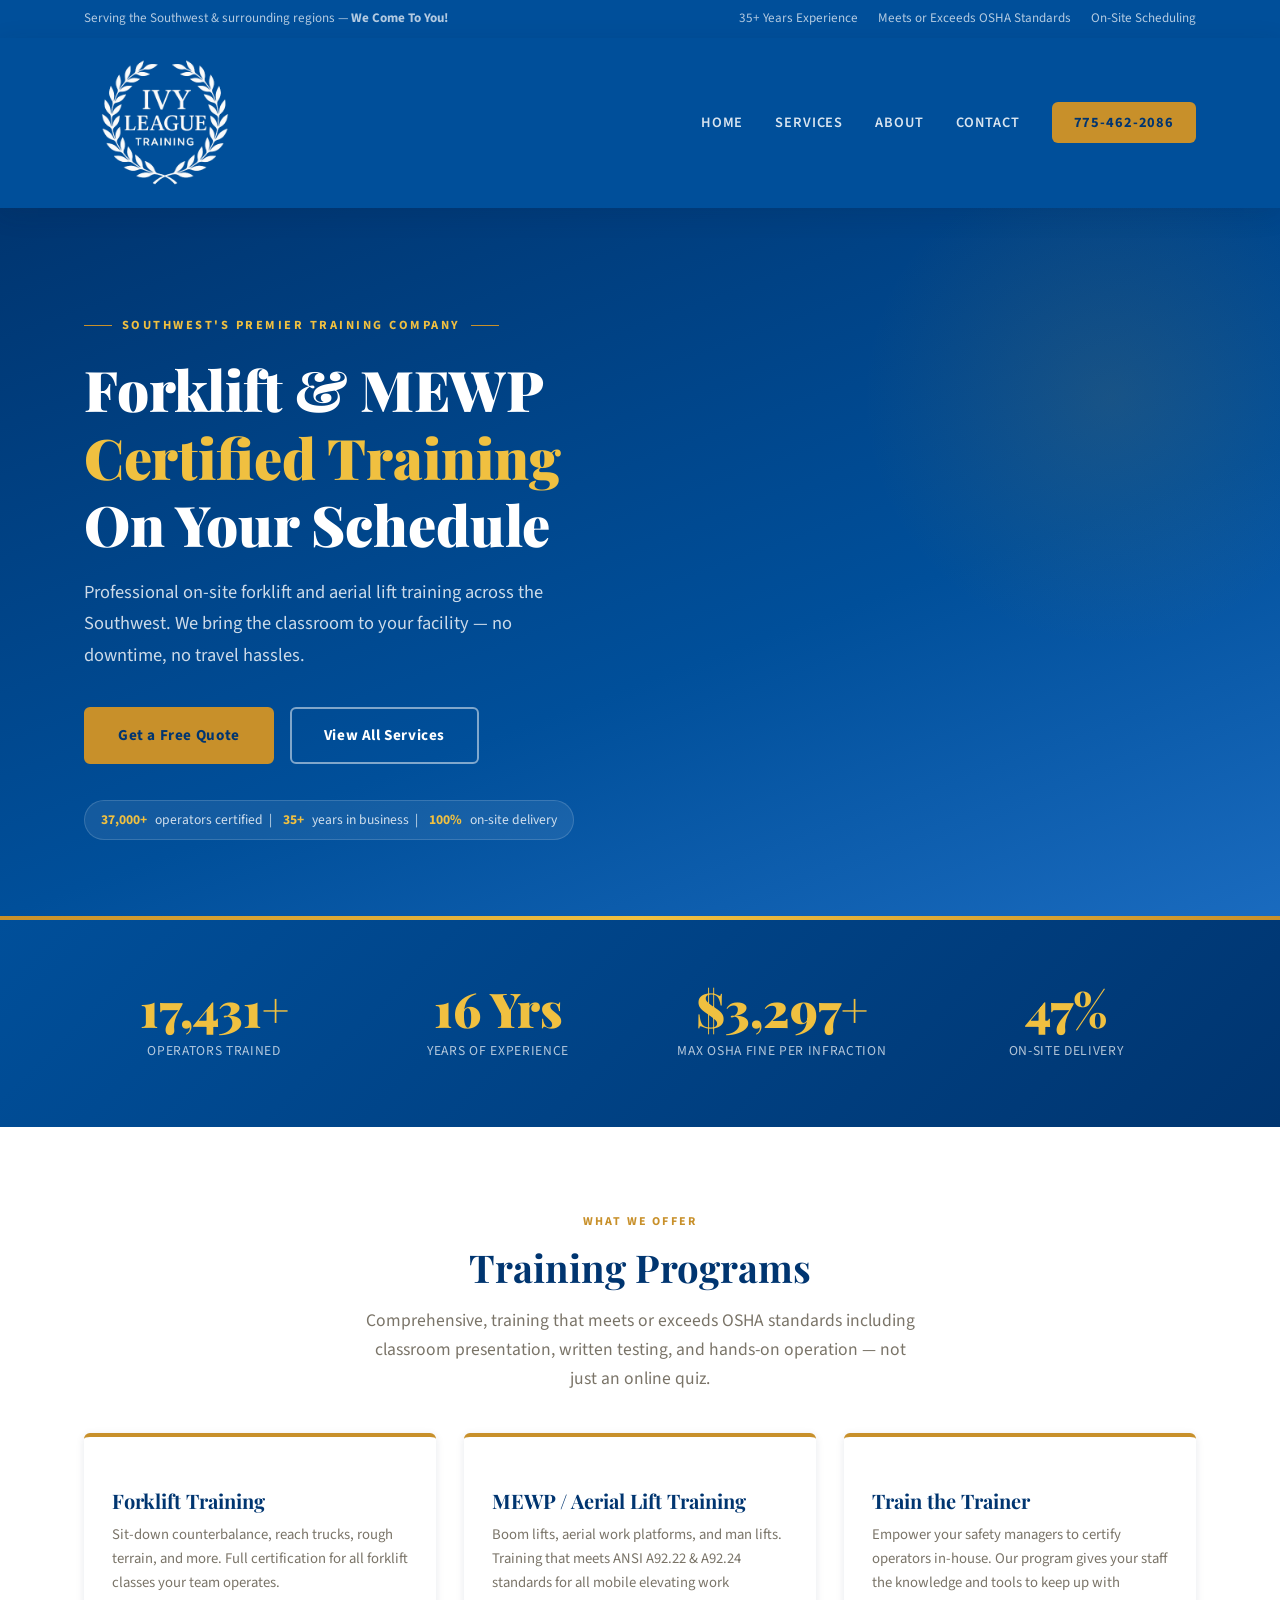
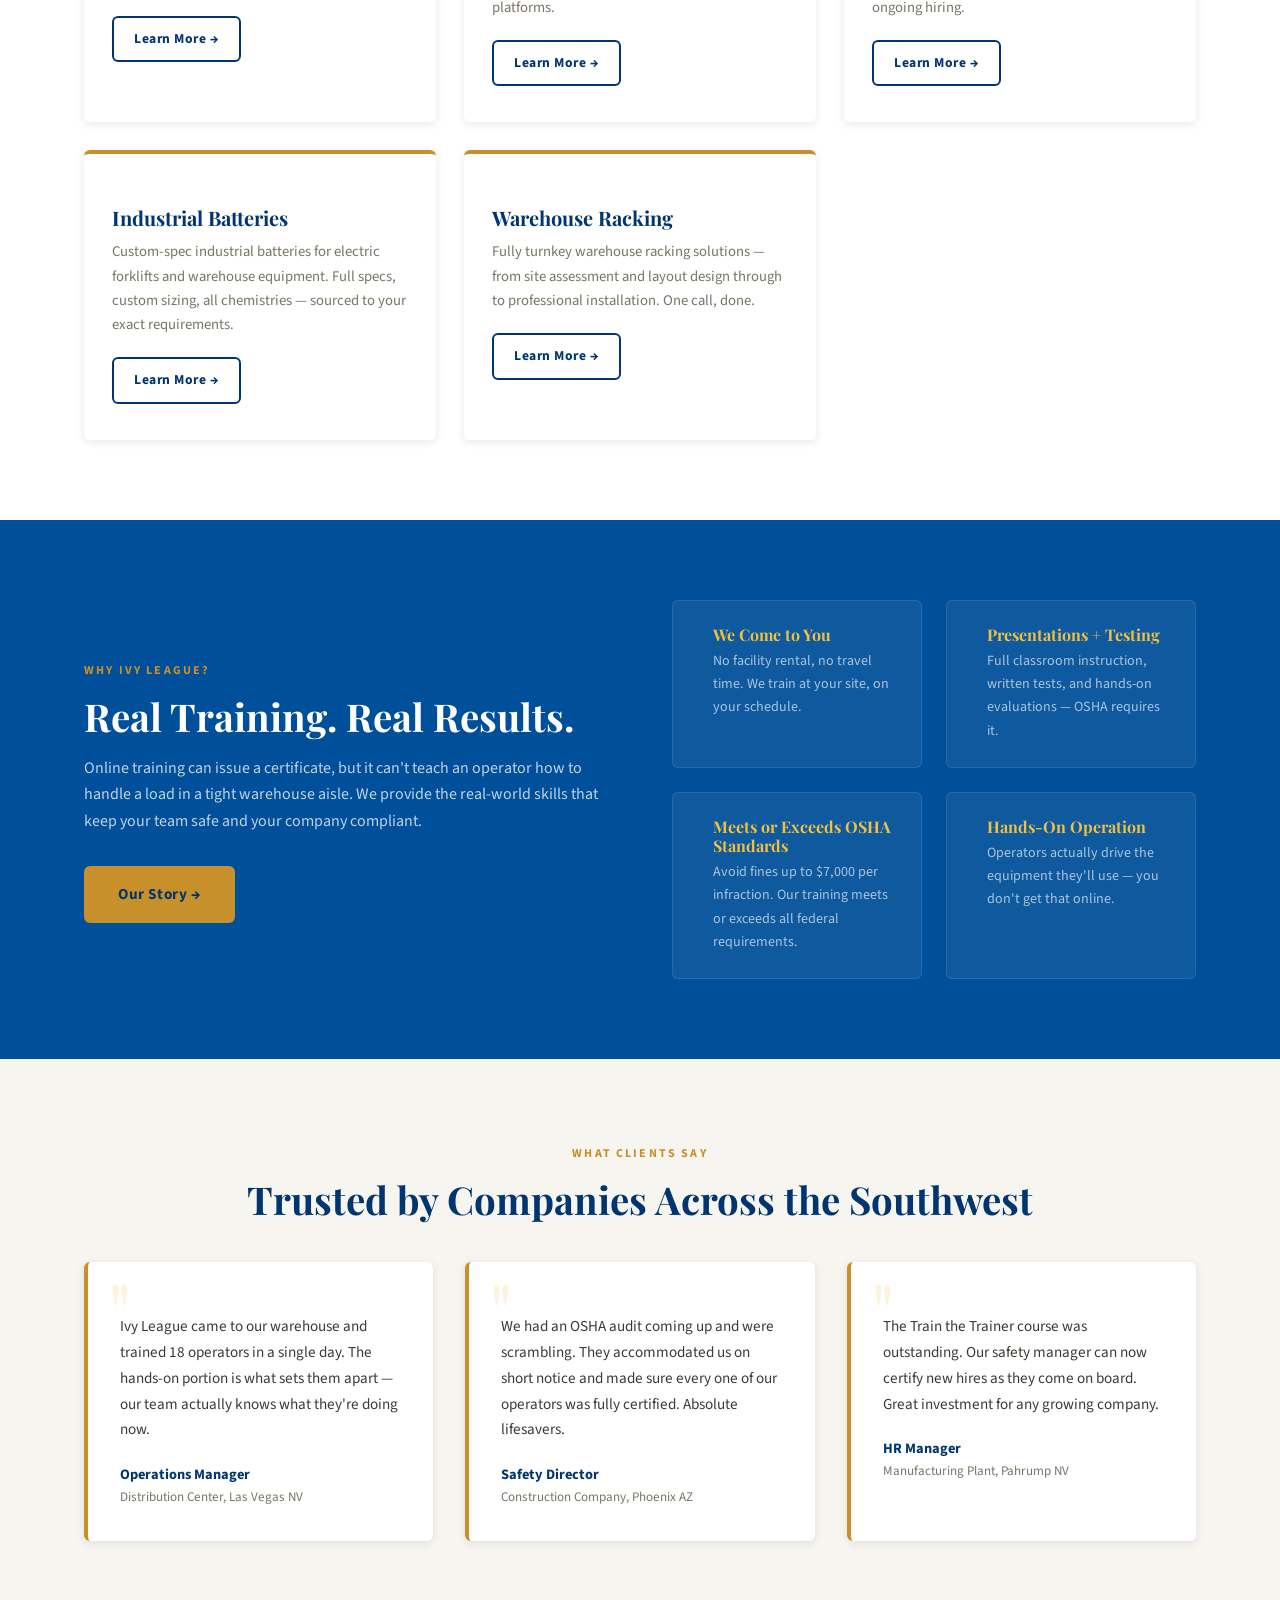
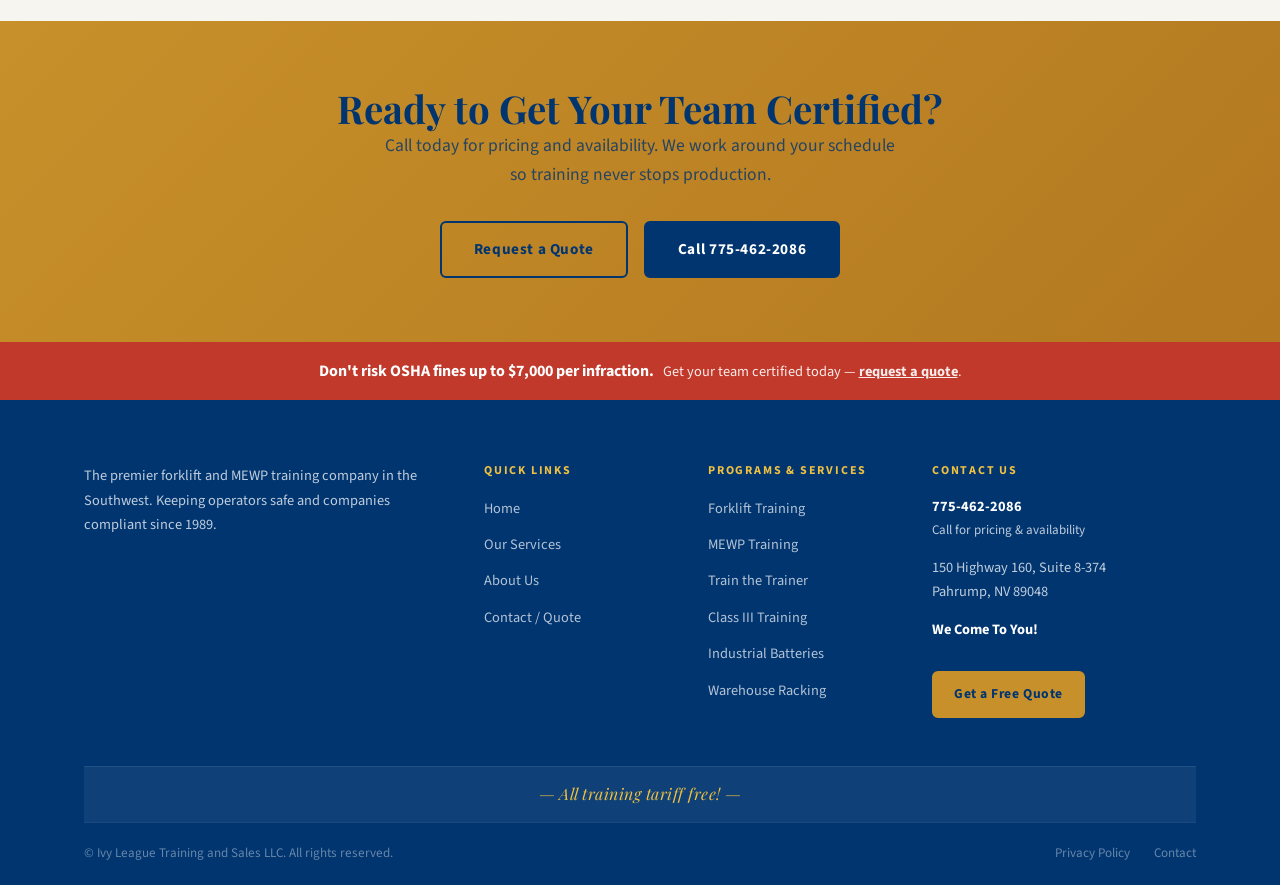
<file: index.html>
<!DOCTYPE html>
<html lang="en">
<head>
  <!-- Google tag (gtag.js) -->
  <script async src="https://www.googletagmanager.com/gtag/js?id=G-4W8F6QHP9Y"></script>
  <script>
    window.dataLayer = window.dataLayer || [];
    function gtag(){dataLayer.push(arguments);}
    gtag('js', new Date());
    gtag('config', 'G-4W8F6QHP9Y');
  </script>
 <meta charset="UTF-8">
 <meta name="viewport" content="width=device-width, initial-scale=1.0">
 <meta name="description" content="On-site forklift, MEWP, and aerial lift operator certification — nationwide. We travel to your facility anywhere in the US. 35+ years experience, 37,000+ operators certified. Training that meets or exceeds OSHA standards.">
 <title>Ivy League Training &amp; Sales | Forklift &amp; MEWP Certification — Nationwide On-Site Training</title>
 <link rel="stylesheet" href="css/style.css">
 <link rel="icon" href="images/logo.png" type="image/png">
 <style>
 /* Page-specific additions */
 .service-cards { display: grid; grid-template-columns: repeat(3, 1fr); gap: 28px; }
 @media (max-width: 768px) { div[style*="repeat(3,1fr)"] { grid-template-columns: 1fr !important; } }
 @media (max-width: 960px) { div[style*="repeat(3,1fr)"] { grid-template-columns: 1fr 1fr !important; } }
 .service-card {
 background: var(--white);
 border-radius: var(--radius);
 box-shadow: var(--shadow-sm);
 padding: 36px 28px;
 border-top: 4px solid var(--gold);
 transition: all var(--transition);
 }
 .service-card:hover { transform: translateY(-6px); box-shadow: var(--shadow-md); }
 .service-card .icon { font-size: 2.4rem; margin-bottom: 16px; }
 .service-card h3 { margin-bottom: 10px; font-size: 1.25rem; }
 .service-card p { font-size: 0.92rem; color: var(--gray-500); margin-bottom: 20px; }
 .why-grid { display: grid; grid-template-columns: repeat(2, 1fr); gap: 24px; }
 .why-item {
 display: flex; gap: 16px; align-items: flex-start;
 background: rgba(255,255,255,0.06);
 border: 1px solid rgba(255,255,255,0.1);
 border-radius: var(--radius); padding: 24px;
 }
 .why-icon { font-size: 1.8rem; flex-shrink: 0; margin-top: 2px; }
 .why-item h4 { color: var(--gold-light); margin-bottom: 6px; font-size: 1rem; }
 .why-item p { font-size: 0.88rem; color: rgba(255,255,255,0.65); margin: 0; }
 .cta-band {
 background: linear-gradient(135deg, var(--gold) 0%, #b37820 100%);
 padding: 64px 0;
 text-align: center;
 }
 .cta-band h2 { color: var(--navy); }
 .cta-band p { color: var(--navy); opacity: 0.8; font-size: 1.1rem; margin-bottom: 32px; max-width: 520px; margin-left: auto; margin-right: auto; }
 @media (max-width: 768px) {
 .service-cards { grid-template-columns: 1fr; }
 .why-grid { grid-template-columns: 1fr; }
 }
 @media (max-width: 960px) {
 .service-cards { grid-template-columns: 1fr 1fr; }
 }
 /* Reveal animation */
 .reveal { opacity: 0; transform: translateY(28px); transition: opacity 0.6s ease, transform 0.6s ease; }
 .reveal.revealed { opacity: 1; transform: none; }
 </style>
  <!-- SEO: Primary -->
  <title>Ivy League Training &amp; Sales | Forklift &amp; MEWP Certification — Nationwide On-Site Training</title>
  <meta name="description" content="On-site forklift, MEWP, and aerial lift operator certification — nationwide. We travel to your facility anywhere in the US. 35+ years experience, 37,000+ operators certified. Training that meets or exceeds OSHA standards.">
  <meta name="keywords" content="forklift training, MEWP training, aerial lift training, on-site forklift certification, train the trainer, Class III operator training, hospitality forklift training, industrial batteries, warehouse racking, forklift certification nationwide, OSHA forklift training, forklift training Nevada, forklift training California, forklift training Arizona, forklift training Texas, forklift training Colorado, forklift training Utah, forklift training New Mexico, forklift training Pacific Northwest, forklift training Southeast, forklift operator certification, aerial work platform training, boom lift certification, pallet jack training, we come to you forklift training">
  <link rel="canonical" href="https://getivyleague.com/">
  <meta name="robots" content="index, follow">
  <meta name="author" content="Ivy League Training and Sales LLC">

  <!-- SEO: Open Graph -->
  <meta property="og:type" content="website">
  <meta property="og:url" content="https://getivyleague.com/">
  <meta property="og:title" content="Ivy League Training & Sales | Forklift & MEWP Certification — Nationwide On-Site Training">
  <meta property="og:description" content="On-site forklift, MEWP, and aerial lift operator certification — nationwide. We travel to your facility anywhere in the US. 35+ years experience, 37,000+ operators certified. Training that meets or exceeds OSHA standards.">
  <meta property="og:image" content="https://getivyleague.com/images/logo-actual.png">
  <meta property="og:site_name" content="Ivy League Training and Sales">
  <meta property="og:locale" content="en_US">

  <!-- SEO: Twitter Card -->
  <meta name="twitter:card" content="summary_large_image">
  <meta name="twitter:url" content="https://getivyleague.com/">
  <meta name="twitter:title" content="Ivy League Training & Sales | Forklift & MEWP Certification — Nationwide On-Site Training">
  <meta name="twitter:description" content="On-site forklift, MEWP, and aerial lift operator certification — nationwide. We travel to your facility anywhere in the US. 35+ years experience, 37,000+ operators certified. Training that meets or exceeds OSHA standards.">
  <meta name="twitter:image" content="https://getivyleague.com/images/logo-actual.png">

  <!-- SEO: Geo -->
  <meta name="geo.region" content="US">
  <meta name="geo.placename" content="United States">
  <!-- SEO: Structured Data -->
  <script type="application/ld+json">
  {
    "@context": "https://schema.org",
    "@graph": [
      {
    "@context": "https://schema.org",
    "@type": "LocalBusiness",
    "name": "Ivy League Training and Sales LLC",
    "description": "Premier forklift, MEWP, and aerial lift operator training company in the Southwest USA.",
    "url": "https://getivyleague.com",
    "telephone": "+17754622086",
    "address": {
      "@type": "PostalAddress",
      "streetAddress": "150 Highway 160, Suite 8-374",
      "addressLocality": "Pahrump",
      "addressRegion": "NV",
      "postalCode": "89048",
      "addressCountry": "US"
    },
    "geo": {
      "@type": "GeoCoordinates",
      "latitude": 36.2083,
      "longitude": -115.9839
    },
    "areaServed": ["United States", "Nevada", "California", "Arizona", "Utah", "Texas", "Colorado", "New Mexico", "Oregon", "Washington", "Idaho", "Montana", "Wyoming", "Hawaii", "Florida", "Georgia", "North Carolina", "Virginia", "Illinois", "Ohio", "Pennsylvania", "New York"],
    "priceRange": "$$",
    "openingHours": "Mo-Fr 08:00-17:00",
    "hasMap": "https://maps.google.com/?q=Pahrump,NV",
    "sameAs": [
      "https://getivyleague.com"
    ]
  },
      {
        "@type": "WebPage",
        "@id": "https://getivyleague.com/",
        "url": "https://getivyleague.com/",
        "name": "Ivy League Training & Sales | Forklift & MEWP Training — Southwest USA",
        "description": "Premier forklift, MEWP, and aerial lift operator training in the Southwest. On-site training that meets or exceeds OSHA standards. 35+ years experience, 37,000+ operators certified.",
        "isPartOf": {"@id": "https://getivyleague.com"}
      }
    ]
  }
  </script>
</head>
<body>

 <!-- ======== HEADER ======== -->
 <!-- #include header -->
  <div id="header-mount"></div>

 <!-- ======== HERO ======== -->
 <section class="hero">
 <div class="container">
 <div class="hero-content">
 <div class="hero-eyebrow">Southwest's Premier Training Company</div>
 <h1>Forklift &amp; MEWP<br><span>Certified Training</span><br>On Your Schedule</h1>
 <p class="hero-lead">Professional on-site forklift and aerial lift training across the Southwest. We bring the classroom to your facility — no downtime, no travel hassles.</p>
 <div class="hero-actions">
 <a href="/contact" class="btn btn-primary">Get a Free Quote</a>
 <a href="/services" class="btn btn-outline">View All Services</a>
 </div>
 <div class="hero-badge">
 <strong>37,000+</strong> operators certified &nbsp;|&nbsp; <strong>35+</strong> years in business &nbsp;|&nbsp; <strong>100%</strong> on-site delivery
 </div>
 </div>
 </div>
 </section>

 <!-- ======== STATS ======== -->
 <div class="stats-strip">
 <div class="container">
 <div class="stats-grid">
 <div class="stat-item">
 <div class="stat-number" data-target="37000" data-suffix="+">0</div>
 <div class="stat-label">Operators Trained</div>
 </div>
 <div class="stat-item">
 <div class="stat-number" data-target="35" data-suffix=" Yrs">0</div>
 <div class="stat-label">Years of Experience</div>
 </div>
 <div class="stat-item">
 <div class="stat-number" data-prefix="$" data-target="7000" data-suffix="+">0</div>
 <div class="stat-label">Max OSHA Fine Per Infraction</div>
 </div>
 <div class="stat-item">
 <div class="stat-number" data-target="100" data-suffix="%">0</div>
 <div class="stat-label">On-Site Delivery</div>
 </div>
 </div>
 </div>
 </div>

 <!-- ======== SERVICES ======== -->
 <section class="section">
 <div class="container">
 <div class="text-center">
 <span class="section-label">What We Offer</span>
 <h2 class="section-title">Training Programs</h2>
 <p class="section-sub">Comprehensive, training that meets or exceeds OSHA standards including classroom presentation, written testing, and hands-on operation — not just an online quiz.</p>
 </div>
 <div style="display:grid;grid-template-columns:repeat(3,1fr);gap:28px;" class="reveal">
 <div class="service-card">
 <div class="icon"></div>
 <h3>Forklift Training</h3>
 <p>Sit-down counterbalance, reach trucks, rough terrain, and more. Full certification for all forklift classes your team operates.</p>
 <a href="/services#forklift" class="btn btn-outline-navy" style="font-size:0.85rem;padding:10px 20px;">Learn More →</a>
 </div>
 <div class="service-card">
 <div class="icon"></div>
 <h3>MEWP / Aerial Lift Training</h3>
 <p>Boom lifts, aerial work platforms, and man lifts. Training that meets ANSI A92.22 &amp; A92.24 standards for all mobile elevating work platforms.</p>
 <a href="/services#mewp" class="btn btn-outline-navy" style="font-size:0.85rem;padding:10px 20px;">Learn More →</a>
 </div>
 <div class="service-card">
 <div class="icon"></div>
 <h3>Train the Trainer</h3>
 <p>Empower your safety managers to certify operators in-house. Our program gives your staff the knowledge and tools to keep up with ongoing hiring.</p>
 <a href="/services#trainer" class="btn btn-outline-navy" style="font-size:0.85rem;padding:10px 20px;">Learn More →</a>
 </div>
 <div class="service-card">
 <div class="icon"></div>
 <h3>Industrial Batteries</h3>
 <p>Custom-spec industrial batteries for electric forklifts and warehouse equipment. Full specs, custom sizing, all chemistries — sourced to your exact requirements.</p>
 <a href="/services#batteries" class="btn btn-outline-navy" style="font-size:0.85rem;padding:10px 20px;">Learn More →</a>
 </div>
 <div class="service-card">
 <div class="icon"></div>
 <h3>Warehouse Racking</h3>
 <p>Fully turnkey warehouse racking solutions — from site assessment and layout design through to professional installation. One call, done.</p>
 <a href="/services#racking" class="btn btn-outline-navy" style="font-size:0.85rem;padding:10px 20px;">Learn More →</a>
 </div>
 </div>
 </div>
 </section>

 <!-- ======== WHY CHOOSE US ======== -->
 <section class="section section--dark">
 <div class="container">
 <div class="grid-2" style="align-items:center;gap:64px;">
 <div>
 <span class="section-label">Why Ivy League?</span>
 <h2 class="section-title" style="color:#fff;">Real Training. Real Results.</h2>
 <p style="color:rgba(255,255,255,0.75);margin-bottom:32px;">Online training can issue a certificate, but it can't teach an operator how to handle a load in a tight warehouse aisle. We provide the real-world skills that keep your team safe and your company compliant.</p>
 <a href="/about" class="btn btn-primary">Our Story →</a>
 </div>
 <div class="why-grid">
 <div class="why-item">
 <span class="why-icon"></span>
 <div>
 <h4>We Come to You</h4>
 <p>No facility rental, no travel time. We train at your site, on your schedule.</p>
 </div>
 </div>
 <div class="why-item">
 <span class="why-icon"></span>
 <div>
 <h4>Presentations + Testing</h4>
 <p>Full classroom instruction, written tests, and hands-on evaluations — OSHA requires it.</p>
 </div>
 </div>
 <div class="why-item">
 <span class="why-icon"></span>
 <div>
 <h4>Meets or Exceeds OSHA Standards</h4>
 <p>Avoid fines up to $7,000 per infraction. Our training meets or exceeds all federal requirements.</p>
 </div>
 </div>
 <div class="why-item">
 <span class="why-icon"></span>
 <div>
 <h4>Hands-On Operation</h4>
 <p>Operators actually drive the equipment they'll use — you don't get that online.</p>
 </div>
 </div>
 </div>
 </div>
 </div>
 </section>

 <!-- ======== TESTIMONIALS ======== -->
 <section class="section section--alt">
 <div class="container">
 <div class="text-center">
 <span class="section-label">What Clients Say</span>
 <h2 class="section-title">Trusted by Companies Across the Southwest</h2>
 </div>
 <div class="grid-3 reveal" style="margin-top:40px;">
 <div class="testimonial-card">
 <p class="testimonial-text">Ivy League came to our warehouse and trained 18 operators in a single day. The hands-on portion is what sets them apart — our team actually knows what they're doing now.</p>
 <div class="testimonial-author">Operations Manager</div>
 <div class="testimonial-role">Distribution Center, Las Vegas NV</div>
 </div>
 <div class="testimonial-card">
 <p class="testimonial-text">We had an OSHA audit coming up and were scrambling. They accommodated us on short notice and made sure every one of our operators was fully certified. Absolute lifesavers.</p>
 <div class="testimonial-author">Safety Director</div>
 <div class="testimonial-role">Construction Company, Phoenix AZ</div>
 </div>
 <div class="testimonial-card">
 <p class="testimonial-text">The Train the Trainer course was outstanding. Our safety manager can now certify new hires as they come on board. Great investment for any growing company.</p>
 <div class="testimonial-author">HR Manager</div>
 <div class="testimonial-role">Manufacturing Plant, Pahrump NV</div>
 </div>
 </div>
 </div>
 </section>

 <!-- ======== CTA BAND ======== -->
 <div class="cta-band">
 <div class="container">
 <h2>Ready to Get Your Team Certified?</h2>
 <p>Call today for pricing and availability. We work around your schedule so training never stops production.</p>
 <div style="display:flex;gap:16px;justify-content:center;flex-wrap:wrap;">
 <a href="/contact" class="btn btn-outline-navy">Request a Quote</a>
 <a href="&#116;&#101;&#108;&#58;&#55;&#55;&#53;&#52;&#54;&#50;&#50;&#48;&#56;&#54;" class="btn" style="background:var(--navy);color:#fff;border-color:var(--navy);">Call &#55;&#55;&#53;&#45;&#52;&#54;&#50;&#45;&#50;&#48;&#56;&#54;</a>
 </div>
 </div>
 </div>

 <!-- ======== FOOTER ======== -->
  <div id="footer-mount"></div>

 <script src="js/includes.js"></script>
  <script src="js/main.js"></script>
</body>
</html>
</file>
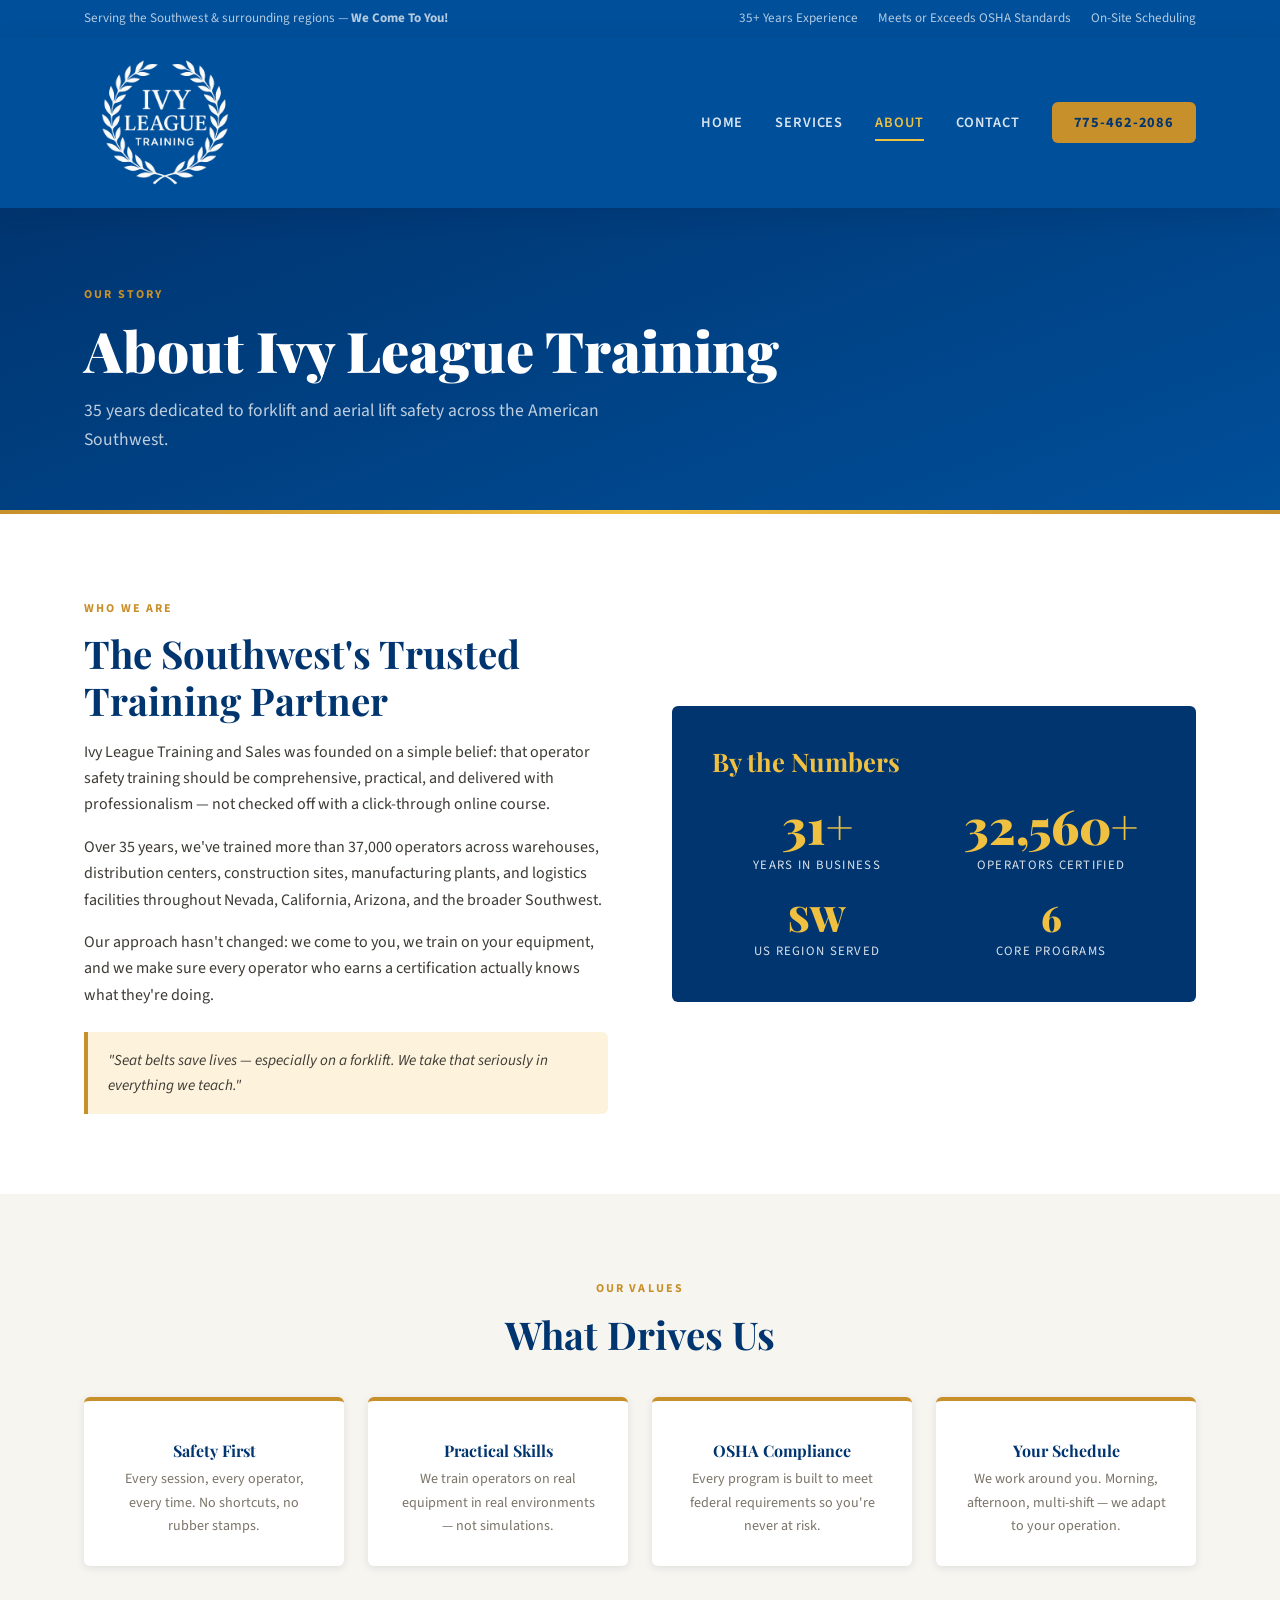
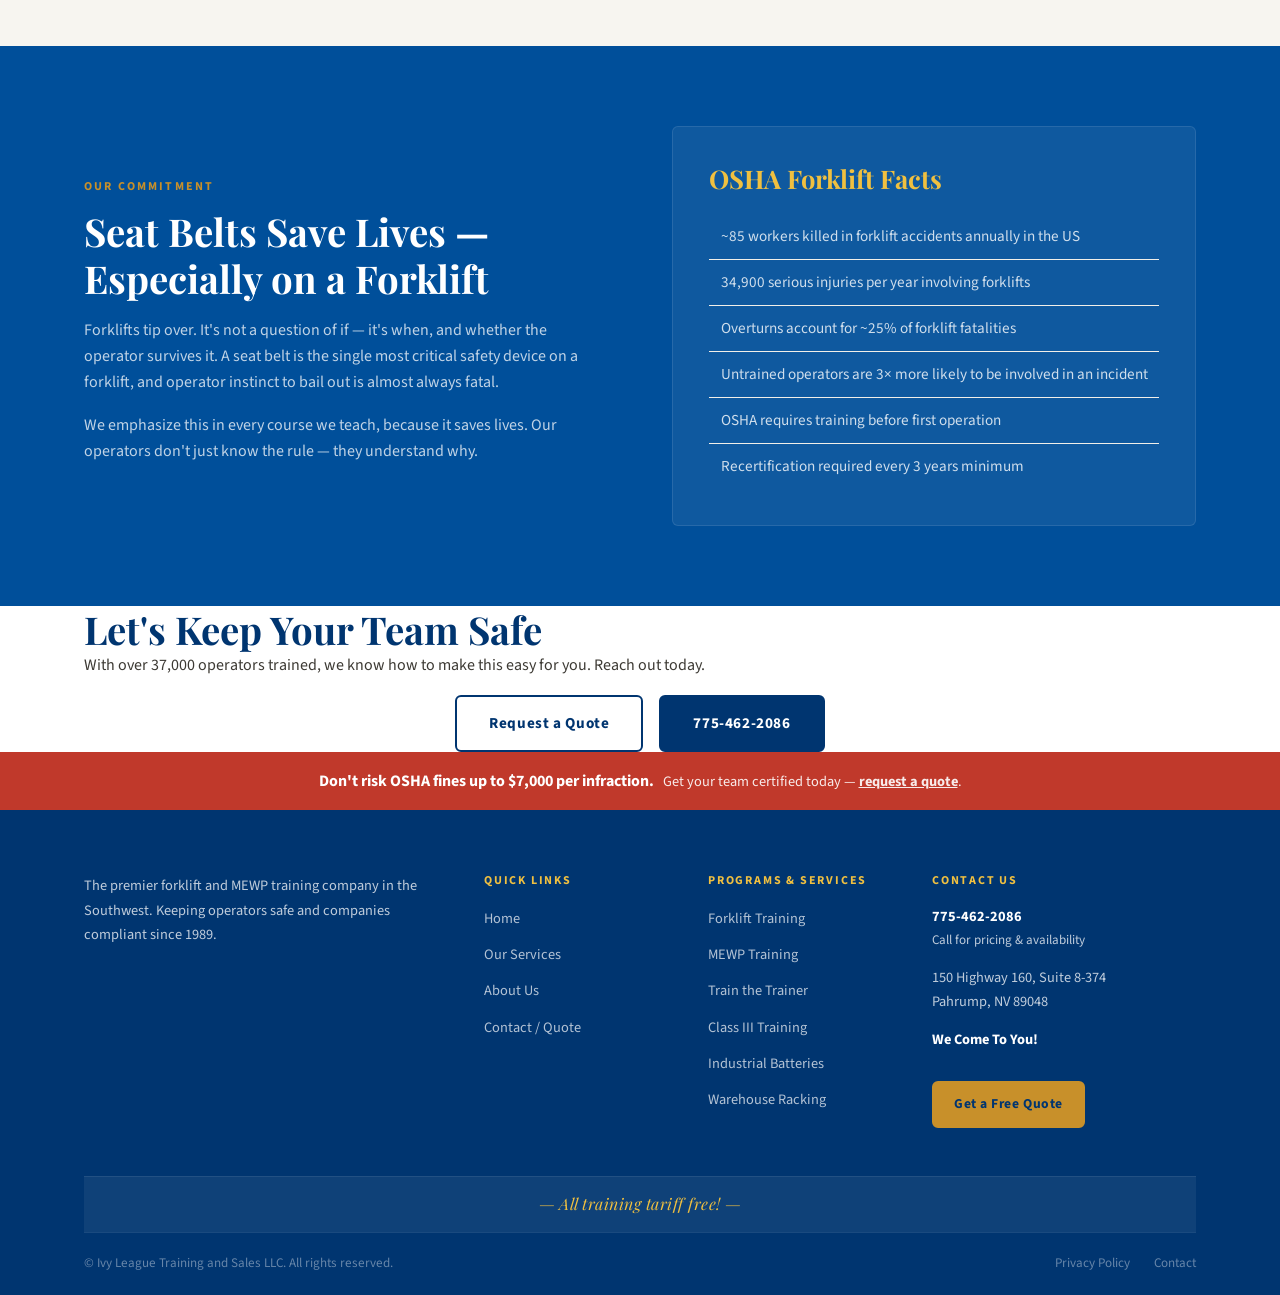
<file: about.html>
<!DOCTYPE html>
<html lang="en">
<head>
  <!-- Google tag (gtag.js) -->
  <script async src="https://www.googletagmanager.com/gtag/js?id=G-4W8F6QHP9Y"></script>
  <script>
    window.dataLayer = window.dataLayer || [];
    function gtag(){dataLayer.push(arguments);}
    gtag('js', new Date());
    gtag('config', 'G-4W8F6QHP9Y');
  </script>
 <meta charset="UTF-8">
 <meta name="viewport" content="width=device-width, initial-scale=1.0">
 <meta name="description" content="35+ years of forklift and MEWP safety training. Over 37,000 operators certified nationwide. Learn how Ivy League Training and Sales keeps workers safe and companies compliant — wherever you are.">
 <title>About Ivy League Training &amp; Sales | 35+ Years, 37,000+ Operators Certified</title>
 <link rel="stylesheet" href="css/style.css">
 <link rel="icon" href="images/logo.png" type="image/png">
 <style>
 .page-hero {
 background: linear-gradient(160deg, var(--navy) 0%, var(--navy-mid) 100%);
 padding: 72px 0 60px;
 position: relative;
 }
 .page-hero::after {
 content:''; position:absolute; bottom:0; left:0; right:0;
 height:4px;
 background:linear-gradient(90deg, var(--gold) 0%, var(--gold-light) 50%, var(--gold) 100%);
 }
 .page-hero h1 { color:var(--white); margin-bottom:12px; }
 .page-hero p { color:rgba(255,255,255,0.75); font-size:1.1rem; max-width:560px; margin:0; }
 .value-card {
 background:var(--white); border-radius:var(--radius);
 padding:28px; box-shadow:var(--shadow-sm);
 border-top:4px solid var(--gold);
 text-align:center;
 }
 .value-card .icon { font-size:2.2rem; margin-bottom:12px; }
 .value-card h4 { margin-bottom:8px; }
 .value-card p { font-size:0.88rem; color:var(--gray-500); margin:0; }
 .timeline { position:relative; padding-left:32px; }
 .timeline::before {
 content:''; position:absolute; left:10px; top:0; bottom:0;
 width:2px; background:var(--gold);
 }
 .timeline-item { position:relative; margin-bottom:36px; }
 .timeline-item::before {
 content:''; position:absolute; left:-26px; top:6px;
 width:14px; height:14px;
 background:var(--gold); border-radius:50%;
 border:3px solid var(--white);
 box-shadow:0 0 0 2px var(--gold);
 }
 .timeline-item h4 { color:var(--navy); margin-bottom:4px; }
 .timeline-item p { font-size:0.9rem; color:var(--gray-500); margin:0; }
 .reveal { opacity:0; transform:translateY(28px); transition:opacity 0.6s ease, transform 0.6s ease; }
 .reveal.revealed { opacity:1; transform:none; }
 </style>
  <!-- SEO: Primary -->
  <title>About Ivy League Training &amp; Sales | 35+ Years, 37,000+ Operators Certified</title>
  <meta name="description" content="35+ years of forklift and MEWP safety training. Over 37,000 operators certified nationwide. Learn how Ivy League Training and Sales keeps workers safe and companies compliant — wherever you are.">
  <meta name="keywords" content="forklift training, MEWP training, aerial lift training, on-site forklift certification, train the trainer, Class III operator training, hospitality forklift training, industrial batteries, warehouse racking, forklift certification nationwide, OSHA forklift training, forklift training Nevada, forklift training California, forklift training Arizona, forklift training Texas, forklift training Colorado, forklift training Utah, forklift training New Mexico, forklift training Pacific Northwest, forklift training Southeast, forklift operator certification, aerial work platform training, boom lift certification, pallet jack training, we come to you forklift training">
  <link rel="canonical" href="https://getivyleague.com/about">
  <meta name="robots" content="index, follow">
  <meta name="author" content="Ivy League Training and Sales LLC">

  <!-- SEO: Open Graph -->
  <meta property="og:type" content="website">
  <meta property="og:url" content="https://getivyleague.com/about">
  <meta property="og:title" content="About Ivy League Training & Sales | 35+ Years, 37,000+ Operators Certified">
  <meta property="og:description" content="35+ years of forklift and MEWP safety training. Over 37,000 operators certified nationwide. Learn how Ivy League Training and Sales keeps workers safe and companies compliant — wherever you are.">
  <meta property="og:image" content="https://getivyleague.com/images/logo-actual.png">
  <meta property="og:site_name" content="Ivy League Training and Sales">
  <meta property="og:locale" content="en_US">

  <!-- SEO: Twitter Card -->
  <meta name="twitter:card" content="summary_large_image">
  <meta name="twitter:url" content="https://getivyleague.com/about">
  <meta name="twitter:title" content="About Ivy League Training & Sales | 35+ Years, 37,000+ Operators Certified">
  <meta name="twitter:description" content="35+ years of forklift and MEWP safety training. Over 37,000 operators certified nationwide. Learn how Ivy League Training and Sales keeps workers safe and companies compliant — wherever you are.">
  <meta name="twitter:image" content="https://getivyleague.com/images/logo-actual.png">

  <!-- SEO: Geo -->
  <meta name="geo.region" content="US">
  <meta name="geo.placename" content="United States">
  <!-- SEO: Structured Data -->
  <script type="application/ld+json">
  {
    "@context": "https://schema.org",
    "@graph": [
      {
    "@context": "https://schema.org",
    "@type": "LocalBusiness",
    "name": "Ivy League Training and Sales LLC",
    "description": "Premier forklift, MEWP, and aerial lift operator training company in the Southwest USA.",
    "url": "https://getivyleague.com",
    "telephone": "+17754622086",
    "address": {
      "@type": "PostalAddress",
      "streetAddress": "150 Highway 160, Suite 8-374",
      "addressLocality": "Pahrump",
      "addressRegion": "NV",
      "postalCode": "89048",
      "addressCountry": "US"
    },
    "geo": {
      "@type": "GeoCoordinates",
      "latitude": 36.2083,
      "longitude": -115.9839
    },
    "areaServed": ["United States", "Nevada", "California", "Arizona", "Utah", "Texas", "Colorado", "New Mexico", "Oregon", "Washington", "Idaho", "Montana", "Wyoming", "Hawaii", "Florida", "Georgia", "North Carolina", "Virginia", "Illinois", "Ohio", "Pennsylvania", "New York"],
    "priceRange": "$$",
    "openingHours": "Mo-Fr 08:00-17:00",
    "hasMap": "https://maps.google.com/?q=Pahrump,NV",
    "sameAs": [
      "https://getivyleague.com"
    ]
  },
      {
        "@type": "AboutPage",
        "@id": "https://getivyleague.com/about.html",
        "url": "https://getivyleague.com/about.html",
        "name": "About Us | Ivy League Training & Sales — 35 Years of Safety Training",
        "description": "35+ years of forklift and MEWP safety training across the Southwest. Over 37,000 operators certified. Learn about our mission, values, and commitment to workplace safety.",
        "isPartOf": {"@id": "https://getivyleague.com"}
      }
    ]
  }
  </script>
</head>
<body>
  <div id="header-mount"></div>

 <!-- PAGE HERO -->
 <section class="page-hero">
 <div class="container">
 <span class="section-label">Our Story</span>
 <h1>About Ivy League Training</h1>
 <p>35 years dedicated to forklift and aerial lift safety across the American Southwest.</p>
 </div>
 </section>

 <!-- STORY SECTION -->
 <section class="section">
 <div class="container">
 <div class="grid-2" style="gap:64px;align-items:center;">
 <div class="reveal">
 <span class="section-label">Who We Are</span>
 <h2 class="section-title">The Southwest's Trusted Training Partner</h2>
 <p>Ivy League Training and Sales was founded on a simple belief: that operator safety training should be comprehensive, practical, and delivered with professionalism — not checked off with a click-through online course.</p>
 <p>Over 35 years, we've trained more than 37,000 operators across warehouses, distribution centers, construction sites, manufacturing plants, and logistics facilities throughout Nevada, California, Arizona, and the broader Southwest.</p>
 <p>Our approach hasn't changed: we come to you, we train on your equipment, and we make sure every operator who earns a certification actually knows what they're doing.</p>
 <blockquote style="border-left:4px solid var(--gold);padding:16px 20px;background:var(--gold-pale);border-radius:0 var(--radius) var(--radius) 0;font-style:italic;margin-top:24px;font-size:0.95rem;color:var(--gray-700);">
 "Seat belts save lives — especially on a forklift. We take that seriously in everything we teach."
 </blockquote>
 </div>
 <div>
 <div style="background:var(--navy);border-radius:var(--radius);padding:40px;color:rgba(255,255,255,0.85);">
 <h3 style="color:var(--gold-light);margin-bottom:24px;">By the Numbers</h3>
 <div style="display:grid;grid-template-columns:1fr 1fr;gap:24px;text-align:center;">
 <div>
 <div style="font-family:var(--font-display);font-size:3rem;font-weight:900;color:var(--gold-light);line-height:1;" data-target="35" data-suffix="+">0+</div>
 <div style="font-size:0.8rem;letter-spacing:0.1em;text-transform:uppercase;margin-top:6px;">Years in Business</div>
 </div>
 <div>
 <div style="font-family:var(--font-display);font-size:3rem;font-weight:900;color:var(--gold-light);line-height:1;" data-target="37000" data-suffix="+">0+</div>
 <div style="font-size:0.8rem;letter-spacing:0.1em;text-transform:uppercase;margin-top:6px;">Operators Certified</div>
 </div>
 <div>
 <div style="font-family:var(--font-display);font-size:2.2rem;font-weight:900;color:var(--gold-light);line-height:1;">SW</div>
 <div style="font-size:0.8rem;letter-spacing:0.1em;text-transform:uppercase;margin-top:6px;">US Region Served</div>
 </div>
 <div>
 <div style="font-family:var(--font-display);font-size:2.2rem;font-weight:900;color:var(--gold-light);line-height:1;">6</div>
 <div style="font-size:0.8rem;letter-spacing:0.1em;text-transform:uppercase;margin-top:6px;">Core Programs</div>
 </div>
 </div>
 </div>
 </div>
 </div>
 </div>
 </section>

 <!-- VALUES -->
 <section class="section section--alt">
 <div class="container">
 <div class="text-center">
 <span class="section-label">Our Values</span>
 <h2 class="section-title">What Drives Us</h2>
 </div>
 <div class="grid-4 reveal" style="margin-top:40px;">
 <div class="value-card">
 <div class="icon"></div>
 <h4>Safety First</h4>
 <p>Every session, every operator, every time. No shortcuts, no rubber stamps.</p>
 </div>
 <div class="value-card">
 <div class="icon"></div>
 <h4>Practical Skills</h4>
 <p>We train operators on real equipment in real environments — not simulations.</p>
 </div>
 <div class="value-card">
 <div class="icon"></div>
 <h4>OSHA Compliance</h4>
 <p>Every program is built to meet federal requirements so you're never at risk.</p>
 </div>
 <div class="value-card">
 <div class="icon"></div>
 <h4>Your Schedule</h4>
 <p>We work around you. Morning, afternoon, multi-shift — we adapt to your operation.</p>
 </div>
 </div>
 </div>
 </section>

 <!-- SAFETY COMMITMENT -->
 <section class="section section--dark">
 <div class="container">
 <div class="grid-2" style="gap:64px;align-items:center;">
 <div>
 <span class="section-label">Our Commitment</span>
 <h2 class="section-title" style="color:#fff;">Seat Belts Save Lives — Especially on a Forklift</h2>
 <p style="color:rgba(255,255,255,0.75);">Forklifts tip over. It's not a question of if — it's when, and whether the operator survives it. A seat belt is the single most critical safety device on a forklift, and operator instinct to bail out is almost always fatal.</p>
 <p style="color:rgba(255,255,255,0.75);">We emphasize this in every course we teach, because it saves lives. Our operators don't just know the rule — they understand why.</p>
 </div>
 <div style="background:rgba(255,255,255,0.06);border:1px solid rgba(255,255,255,0.1);border-radius:var(--radius);padding:36px;">
 <h3 style="color:var(--gold-light);margin-bottom:20px;">OSHA Forklift Facts</h3>
 <ul class="feature-list" style="color:rgba(255,255,255,0.8);">
 <li><span class="check"></span> ~85 workers killed in forklift accidents annually in the US</li>
 <li><span class="check"></span> 34,900 serious injuries per year involving forklifts</li>
 <li><span class="check"></span> Overturns account for ~25% of forklift fatalities</li>
 <li><span class="check"></span> Untrained operators are 3× more likely to be involved in an incident</li>
 <li><span class="check"></span> OSHA requires training before first operation</li>
 <li><span class="check"></span> Recertification required every 3 years minimum</li>
 </ul>
 </div>
 </div>
 </div>
 </section>

 <!-- CTA -->
 <div class="cta-band">
 <div class="container">
 <h2>Let's Keep Your Team Safe</h2>
 <p>With over 37,000 operators trained, we know how to make this easy for you. Reach out today.</p>
 <div style="display:flex;gap:16px;justify-content:center;flex-wrap:wrap;">
 <a href="/contact" class="btn btn-outline-navy">Request a Quote</a>
 <a href="&#116;&#101;&#108;&#58;&#55;&#55;&#53;&#52;&#54;&#50;&#50;&#48;&#56;&#54;" class="btn" style="background:var(--navy);color:#fff;border-color:var(--navy);">&#55;&#55;&#53;&#45;&#52;&#54;&#50;&#45;&#50;&#48;&#56;&#54;</a>
 </div>
 </div>
 </div>
  <div id="footer-mount"></div>

 <script src="js/includes.js"></script>
  <script src="js/main.js"></script>
</body>
</html>
</file>
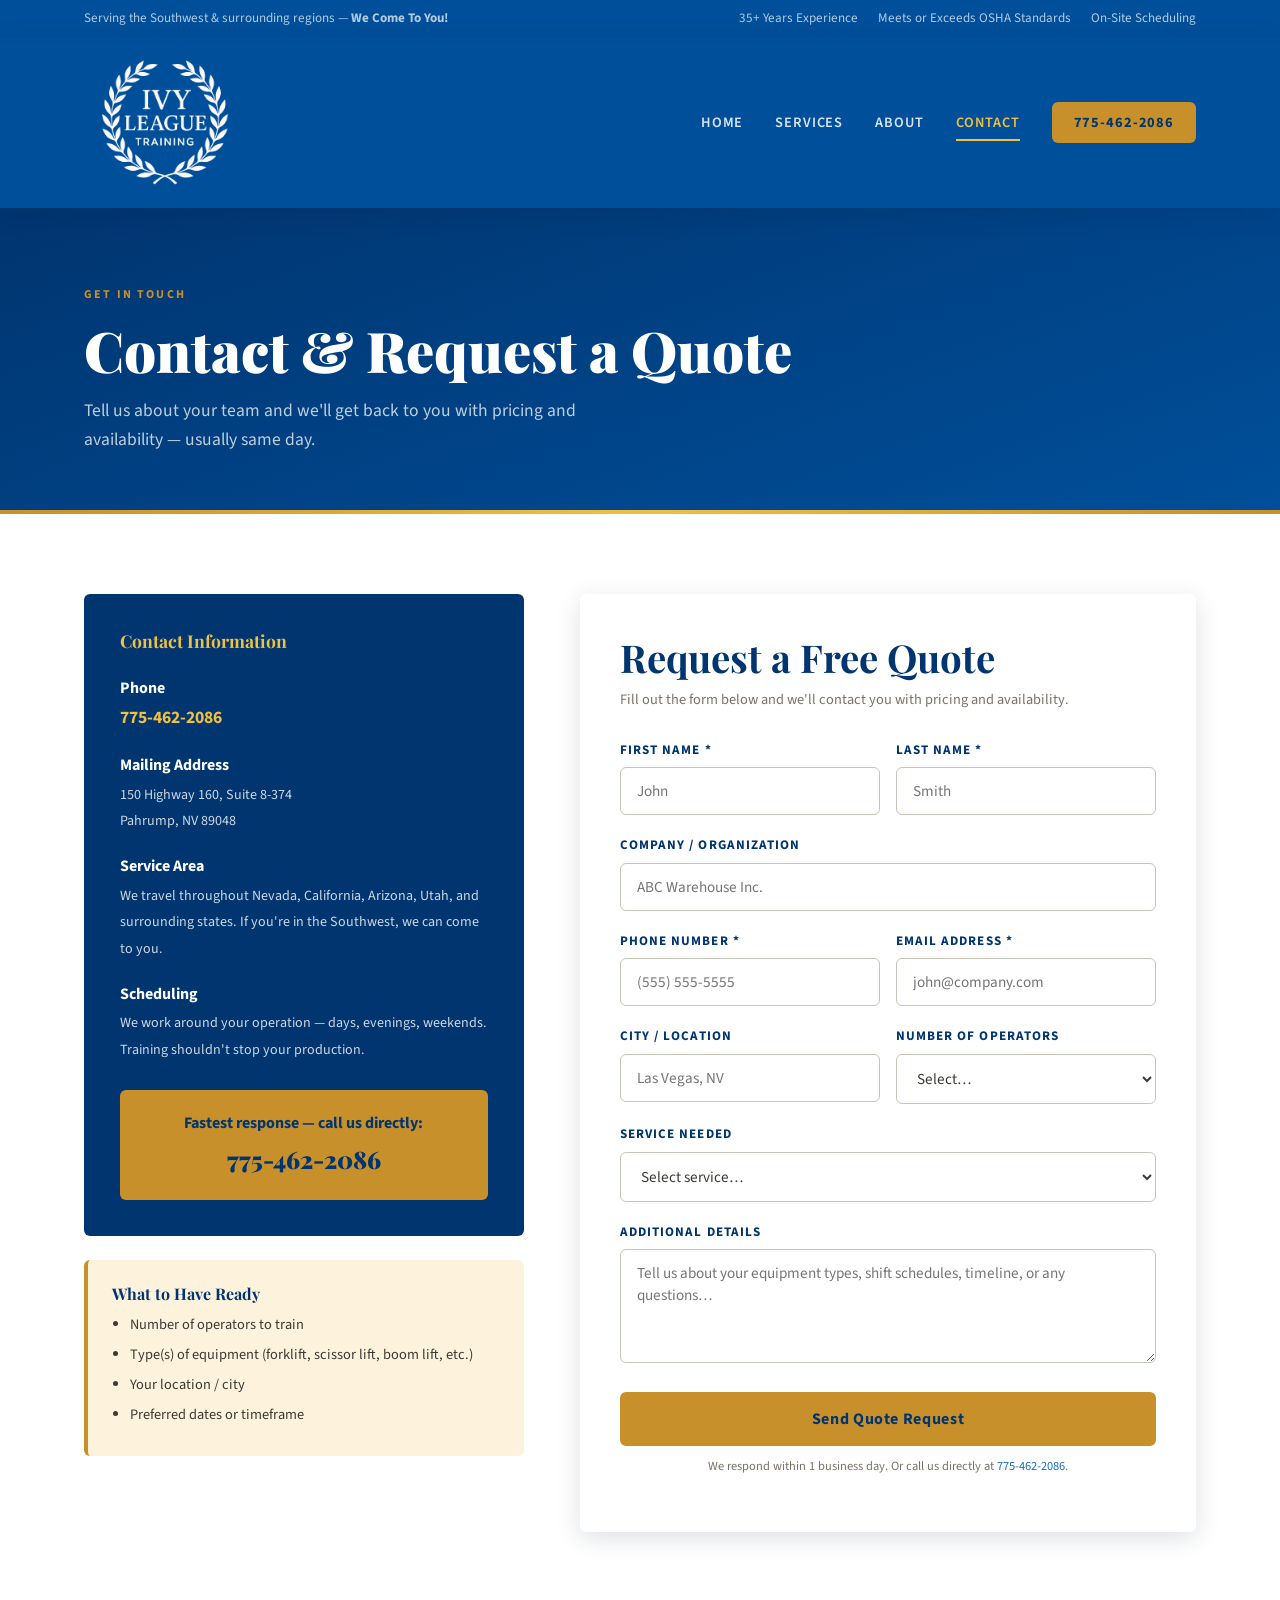
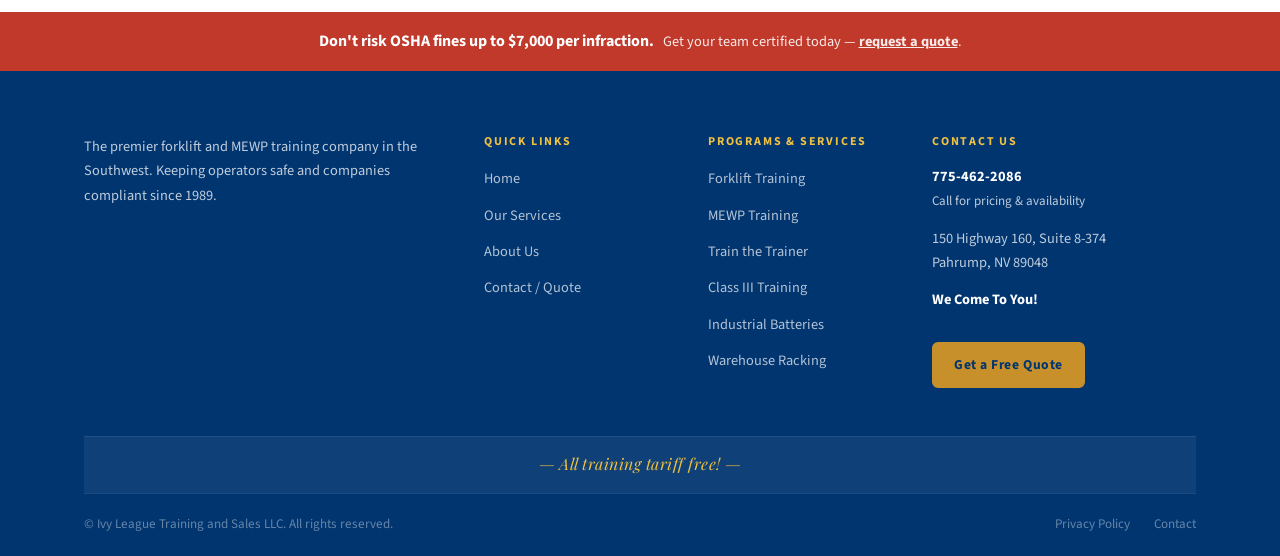
<file: contact.html>
<!DOCTYPE html>
<html lang="en">
<head>
  <!-- Google tag (gtag.js) -->
  <script async src="https://www.googletagmanager.com/gtag/js?id=G-4W8F6QHP9Y"></script>
  <script>
    window.dataLayer = window.dataLayer || [];
    function gtag(){dataLayer.push(arguments);}
    gtag('js', new Date());
    gtag('config', 'G-4W8F6QHP9Y');
  </script>
 <meta charset="UTF-8">
 <meta name="viewport" content="width=device-width, initial-scale=1.0">
 <meta name="description" content="Get a free forklift, MEWP, or operator training quote. Ivy League Training and Sales travels to your facility anywhere in the US. We work around your schedule — call today.">
 <title>Request a Free Quote | Ivy League Training &amp; Sales</title>
 <link rel="stylesheet" href="css/style.css">
 <link rel="icon" href="images/logo.png" type="image/png">
 <style>
 .page-hero {
 background: linear-gradient(160deg, var(--navy) 0%, var(--navy-mid) 100%);
 padding: 72px 0 60px;
 position: relative;
 }
 .page-hero::after {
 content:''; position:absolute; bottom:0; left:0; right:0;
 height:4px;
 background:linear-gradient(90deg, var(--gold) 0%, var(--gold-light) 50%, var(--gold) 100%);
 }
 .page-hero h1 { color:var(--white); margin-bottom:12px; }
 .page-hero p { color:rgba(255,255,255,0.75); font-size:1.1rem; max-width:560px; margin:0; }
 .contact-layout {
 display: grid;
 grid-template-columns: 1fr 1.4fr;
 gap: 56px;
 align-items: start;
 }
 .info-card {
 background: var(--navy);
 border-radius: var(--radius);
 padding: 36px;
 color: rgba(255,255,255,0.8);
 }
 .info-card h3 { color: var(--gold-light); margin-bottom: 24px; font-size: 1.1rem; }
 .info-item { display:flex; gap:14px; align-items:flex-start; margin-bottom:20px; }
 .info-item .icon { font-size:1.3rem; flex-shrink:0; margin-top:2px; }
 .info-item strong { color:#fff; display:block; margin-bottom:2px; }
 .info-item span { font-size:0.88rem; }
 .call-highlight {
 background: var(--gold);
 border-radius: var(--radius);
 padding: 20px 24px;
 text-align: center;
 margin-top: 28px;
 }
 .call-highlight p { margin:0; color:var(--navy); font-weight:700; }
 .call-highlight a { color:var(--navy); font-size:1.5rem; font-family:var(--font-display); font-weight:900; display:block; margin-top:4px; }
 #form-success {
 display:none;
 background:var(--gold-pale);
 border:2px solid var(--gold);
 border-radius:var(--radius);
 padding:40px;
 text-align:center;
 }
 #form-success h3 { color:var(--navy); margin-bottom:8px; }
 #form-success p { color:var(--gray-500); margin:0; }
 @media (max-width: 768px) { .contact-layout { grid-template-columns:1fr; } }
 </style>
  <!-- SEO: Primary -->
  <title>Request a Free Quote | Ivy League Training &amp; Sales</title>
  <meta name="description" content="Get a free forklift, MEWP, or operator training quote. Ivy League Training and Sales travels to your facility anywhere in the US. We work around your schedule — call today.">
  <meta name="keywords" content="forklift training, MEWP training, aerial lift training, on-site forklift certification, train the trainer, Class III operator training, hospitality forklift training, industrial batteries, warehouse racking, forklift certification nationwide, OSHA forklift training, forklift training Nevada, forklift training California, forklift training Arizona, forklift training Texas, forklift training Colorado, forklift training Utah, forklift training New Mexico, forklift training Pacific Northwest, forklift training Southeast, forklift operator certification, aerial work platform training, boom lift certification, pallet jack training, we come to you forklift training">
  <link rel="canonical" href="https://getivyleague.com/contact">
  <meta name="robots" content="index, follow">
  <meta name="author" content="Ivy League Training and Sales LLC">

  <!-- SEO: Open Graph -->
  <meta property="og:type" content="website">
  <meta property="og:url" content="https://getivyleague.com/contact">
  <meta property="og:title" content="Request a Free Quote | Ivy League Training & Sales">
  <meta property="og:description" content="Get a free forklift, MEWP, or operator training quote. Ivy League Training and Sales travels to your facility anywhere in the US. We work around your schedule — call today.">
  <meta property="og:image" content="https://getivyleague.com/images/logo-actual.png">
  <meta property="og:site_name" content="Ivy League Training and Sales">
  <meta property="og:locale" content="en_US">

  <!-- SEO: Twitter Card -->
  <meta name="twitter:card" content="summary_large_image">
  <meta name="twitter:url" content="https://getivyleague.com/contact">
  <meta name="twitter:title" content="Request a Free Quote | Ivy League Training & Sales">
  <meta name="twitter:description" content="Get a free forklift, MEWP, or operator training quote. Ivy League Training and Sales travels to your facility anywhere in the US. We work around your schedule — call today.">
  <meta name="twitter:image" content="https://getivyleague.com/images/logo-actual.png">

  <!-- SEO: Geo -->
  <meta name="geo.region" content="US">
  <meta name="geo.placename" content="United States">
  <!-- SEO: Structured Data -->
  <script type="application/ld+json">
  {
    "@context": "https://schema.org",
    "@graph": [
      {
    "@context": "https://schema.org",
    "@type": "LocalBusiness",
    "name": "Ivy League Training and Sales LLC",
    "description": "Premier forklift, MEWP, and aerial lift operator training company in the Southwest USA.",
    "url": "https://getivyleague.com",
    "telephone": "+17754622086",
    "address": {
      "@type": "PostalAddress",
      "streetAddress": "150 Highway 160, Suite 8-374",
      "addressLocality": "Pahrump",
      "addressRegion": "NV",
      "postalCode": "89048",
      "addressCountry": "US"
    },
    "geo": {
      "@type": "GeoCoordinates",
      "latitude": 36.2083,
      "longitude": -115.9839
    },
    "areaServed": ["United States", "Nevada", "California", "Arizona", "Utah", "Texas", "Colorado", "New Mexico", "Oregon", "Washington", "Idaho", "Montana", "Wyoming", "Hawaii", "Florida", "Georgia", "North Carolina", "Virginia", "Illinois", "Ohio", "Pennsylvania", "New York"],
    "priceRange": "$$",
    "openingHours": "Mo-Fr 08:00-17:00",
    "hasMap": "https://maps.google.com/?q=Pahrump,NV",
    "sameAs": [
      "https://getivyleague.com"
    ]
  },
      {
        "@type": "ContactPage",
        "@id": "https://getivyleague.com/contact.html",
        "url": "https://getivyleague.com/contact.html",
        "name": "Contact & Free Quote | Ivy League Training & Sales",
        "description": "Request a free forklift or MEWP training quote. We come to your facility across Nevada, California, Arizona and the Southwest. Get certified fast.",
        "isPartOf": {"@id": "https://getivyleague.com"}
      }
    ]
  }
  </script>
</head>
<body>
  <div id="header-mount"></div>

 <!-- PAGE HERO -->
 <section class="page-hero">
 <div class="container">
 <span class="section-label">Get in Touch</span>
 <h1>Contact &amp; Request a Quote</h1>
 <p>Tell us about your team and we'll get back to you with pricing and availability — usually same day.</p>
 </div>
 </section>

 <!-- CONTACT SECTION -->
 <section class="section">
 <div class="container">
 <div class="contact-layout">

 <!-- Left: Info -->
 <div>
 <div class="info-card">
 <h3>Contact Information</h3>
 <div class="info-item">
 
 <div>
 <strong>Phone</strong>
 <span><a href="&#116;&#101;&#108;&#58;&#55;&#55;&#53;&#52;&#54;&#50;&#50;&#48;&#56;&#54;" style="color:var(--gold-light);font-size:1.1rem;font-weight:700;">&#55;&#55;&#53;&#45;&#52;&#54;&#50;&#45;&#50;&#48;&#56;&#54;</a></span>
 </div>
 </div>
 <div class="info-item">
 
 <div>
 <strong>Mailing Address</strong>
 <span>150 Highway 160, Suite 8-374<br>Pahrump, NV 89048</span>
 </div>
 </div>
 <div class="info-item">
 
 <div>
 <strong>Service Area</strong>
 <span>We travel throughout Nevada, California, Arizona, Utah, and surrounding states. If you're in the Southwest, we can come to you.</span>
 </div>
 </div>
 <div class="info-item">
 
 <div>
 <strong>Scheduling</strong>
 <span>We work around your operation — days, evenings, weekends. Training shouldn't stop your production.</span>
 </div>
 </div>
 <div class="call-highlight">
 <p>Fastest response — call us directly:</p>
 <a href="&#116;&#101;&#108;&#58;&#55;&#55;&#53;&#52;&#54;&#50;&#50;&#48;&#56;&#54;">&#55;&#55;&#53;&#45;&#52;&#54;&#50;&#45;&#50;&#48;&#56;&#54;</a>
 </div>
 </div>

 <div style="margin-top:24px;background:var(--gold-pale);border-radius:var(--radius);padding:24px;border-left:4px solid var(--gold);">
 <h4 style="margin-bottom:10px;">What to Have Ready</h4>
 <ul style="list-style:disc;padding-left:18px;font-size:0.9rem;color:var(--gray-700);">
 <li style="margin-bottom:6px;">Number of operators to train</li>
 <li style="margin-bottom:6px;">Type(s) of equipment (forklift, scissor lift, boom lift, etc.)</li>
 <li style="margin-bottom:6px;">Your location / city</li>
 <li style="margin-bottom:6px;">Preferred dates or timeframe</li>
 </ul>
 </div>
 </div>

 <!-- Right: Form -->
 <div>
 <div class="contact-form">
 <h2 style="margin-bottom:8px;">Request a Free Quote</h2>
 <p style="color:var(--gray-500);margin-bottom:28px;font-size:0.9rem;">Fill out the form below and we'll contact you with pricing and availability.</p>
 <form id="contact-form">
   <!-- Formspree honeypot -->
   <input type="text" name="_gotcha" style="display:none" tabindex="-1" autocomplete="off">

   <div class="form-row">
     <div class="form-group">
       <label for="fname">First Name *</label>
       <input type="text" id="fname" name="fname" placeholder="John" required>
     </div>
     <div class="form-group">
       <label for="lname">Last Name *</label>
       <input type="text" id="lname" name="lname" placeholder="Smith" required>
     </div>
   </div>
   <div class="form-group">
     <label for="company">Company / Organization</label>
     <input type="text" id="company" name="company" placeholder="ABC Warehouse Inc.">
   </div>
   <div class="form-row">
     <div class="form-group">
       <label for="phone">Phone Number *</label>
       <input type="tel" id="phone" name="phone" placeholder="(555) 555-5555" required>
     </div>
     <div class="form-group">
       <label for="email">Email Address *</label>
       <input type="email" id="email" name="email" placeholder="john@company.com" required>
     </div>
   </div>
   <div class="form-row">
     <div class="form-group">
       <label for="city">City / Location</label>
       <input type="text" id="city" name="city" placeholder="Las Vegas, NV">
     </div>
     <div class="form-group">
       <label for="operators">Number of Operators</label>
       <select id="operators" name="operators">
         <option value="">Select…</option>
         <option>1–5</option>
         <option>6–10</option>
         <option>11–20</option>
         <option>21–50</option>
         <option>50+</option>
       </select>
     </div>
   </div>
   <div class="form-group">
     <label for="training_type">Service Needed</label>
     <select id="training_type" name="training_type">
       <option value="">Select service…</option>
       <option>Forklift Training</option>
       <option>MEWP / Aerial Lift Training</option>
       <option>Train the Trainer</option>
       <option>Class III Operator Training</option>
       <option>Industrial Battery</option>
       <option>Warehouse Racking</option>
       <option>Multiple / Not sure</option>
     </select>
   </div>
   <div class="form-group">
     <label for="message">Additional Details</label>
     <textarea id="message" name="message" rows="4" placeholder="Tell us about your equipment types, shift schedules, timeline, or any questions…"></textarea>
   </div>

   <button type="submit" id="submit-btn" class="btn btn-primary" style="width:100%;justify-content:center;font-size:1rem;">
     Send Quote Request
   </button>
   <p style="font-size:0.78rem;color:var(--gray-500);margin-top:10px;text-align:center;">
     We respond within 1 business day. Or call us directly at <a href="&#116;&#101;&#108;&#58;&#55;&#55;&#53;&#52;&#54;&#50;&#50;&#48;&#56;&#54;">&#55;&#55;&#53;&#45;&#52;&#54;&#50;&#45;&#50;&#48;&#56;&#54;</a>.
   </p>
 </form>

 <div id="form-success">
 <div style="font-size:3rem;margin-bottom:12px;"></div>
 <h3>Quote Request Sent!</h3>
 <p>Thank you — we'll be in touch within 1 business day. For faster response, call <a href="&#116;&#101;&#108;&#58;&#55;&#55;&#53;&#52;&#54;&#50;&#50;&#48;&#56;&#54;" style="color:var(--navy);font-weight:700;">&#55;&#55;&#53;&#45;&#52;&#54;&#50;&#45;&#50;&#48;&#56;&#54;</a>.</p>
 </div>
 </div>
 </div>

 </div>
 </div>
 </section>
  <div id="footer-mount"></div>

 
  <script>
    const form = document.getElementById('contact-form');
    const submitBtn = document.getElementById('submit-btn');
    const successDiv = document.getElementById('form-success');

    form.addEventListener('submit', async function(e) {
      e.preventDefault();

      submitBtn.disabled = true;
      submitBtn.textContent = 'Sending…';

      const data = {
        name: document.getElementById('fname').value + ' ' + document.getElementById('lname').value,
        email: document.getElementById('email').value,
        phone: document.getElementById('phone').value,
        company: document.getElementById('company').value,
        city: document.getElementById('city').value,
        operators: document.getElementById('operators').value,
        service_needed: document.getElementById('training_type').value,
        message: document.getElementById('message').value,
        _subject: 'New Quote Request - Ivy League Training'
      };

      try {
        const response = await fetch('https://formspree.io/f/xbdzzqnz', {
          method: 'POST',
          headers: { 'Content-Type': 'application/json', 'Accept': 'application/json' },
          body: JSON.stringify(data)
        });

        const result = await response.json();

        if (result.ok) {
          form.style.display = 'none';
          successDiv.style.display = 'block';
        } else {
          submitBtn.disabled = false;
          submitBtn.textContent = 'Send Quote Request';
          alert('Something went wrong. Please call us directly at 775-462-2086.');
        }
      } catch(err) {
        submitBtn.disabled = false;
        submitBtn.textContent = 'Send Quote Request';
        alert('Something went wrong. Please call us directly at 775-462-2086.');
      }
    });
  </script>
  <script src="js/includes.js"></script>
  <script src="js/main.js"></script>
</body>
</html>
</file>
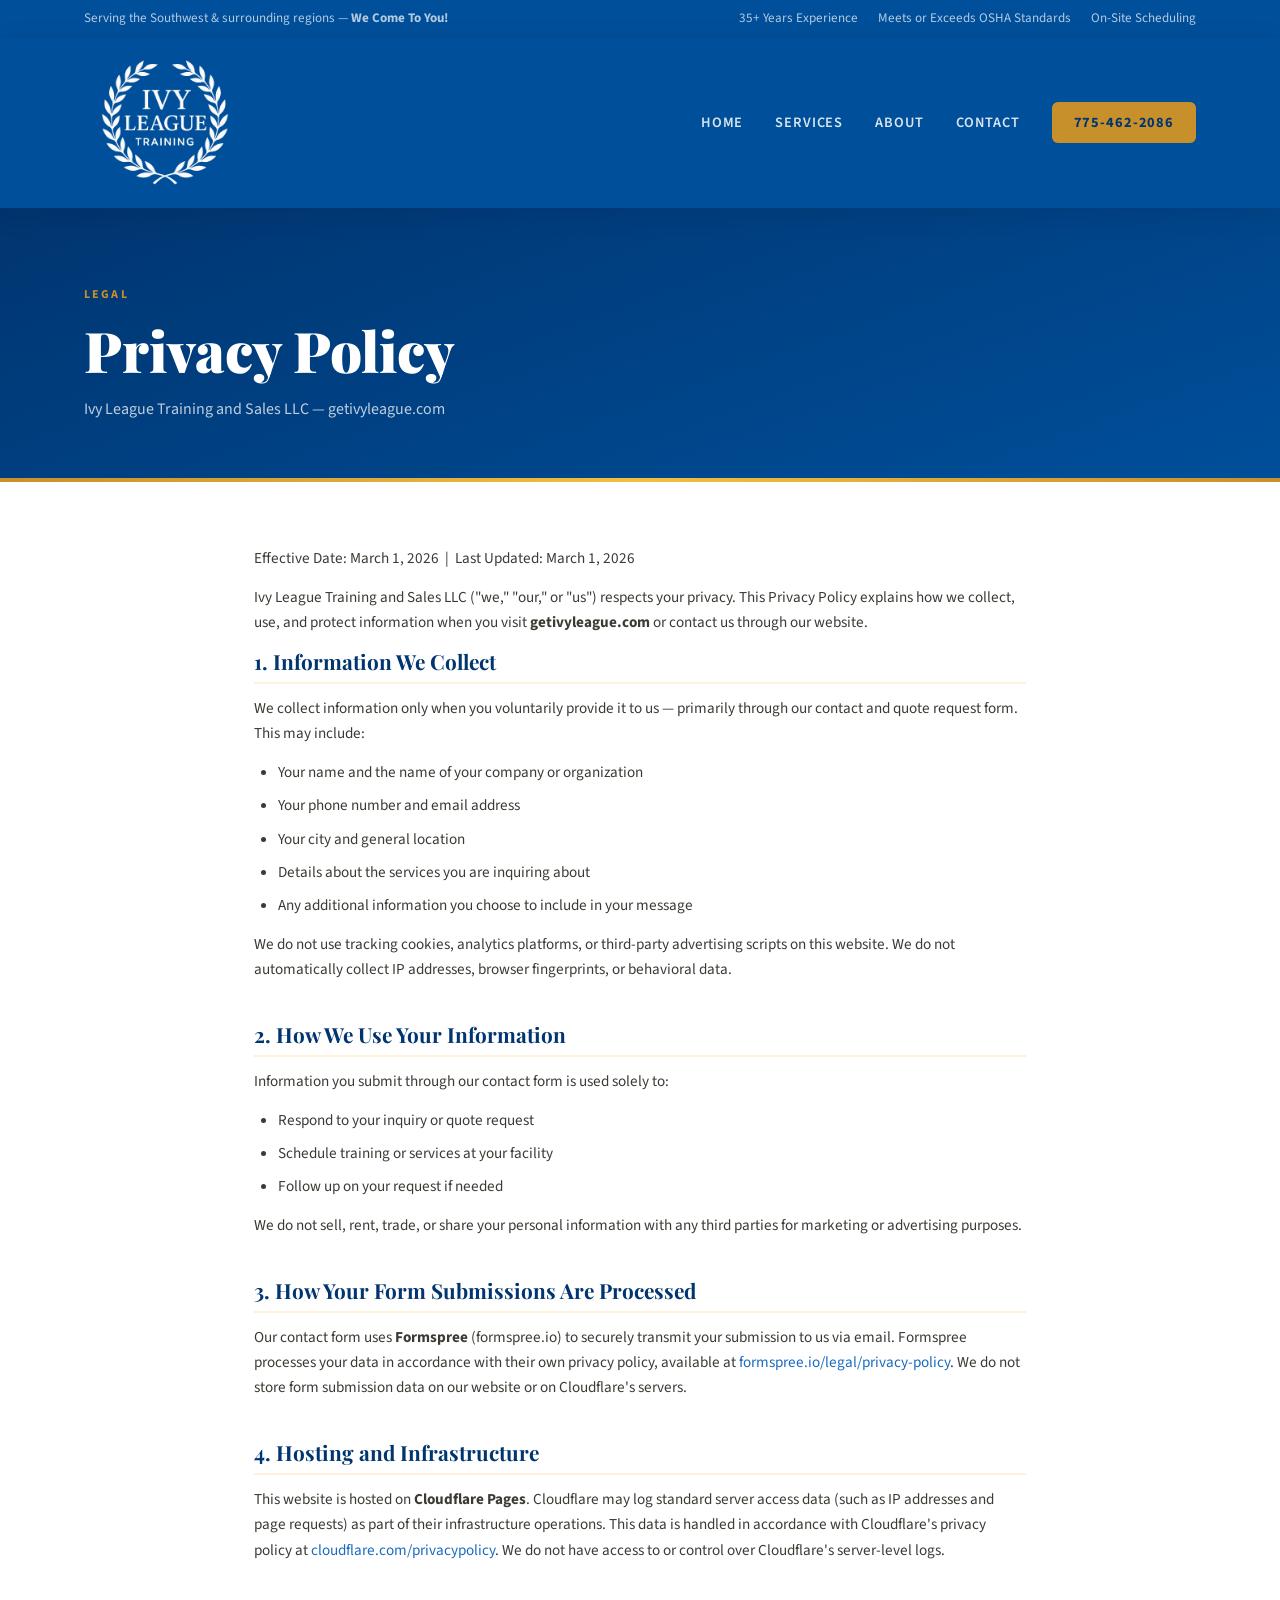
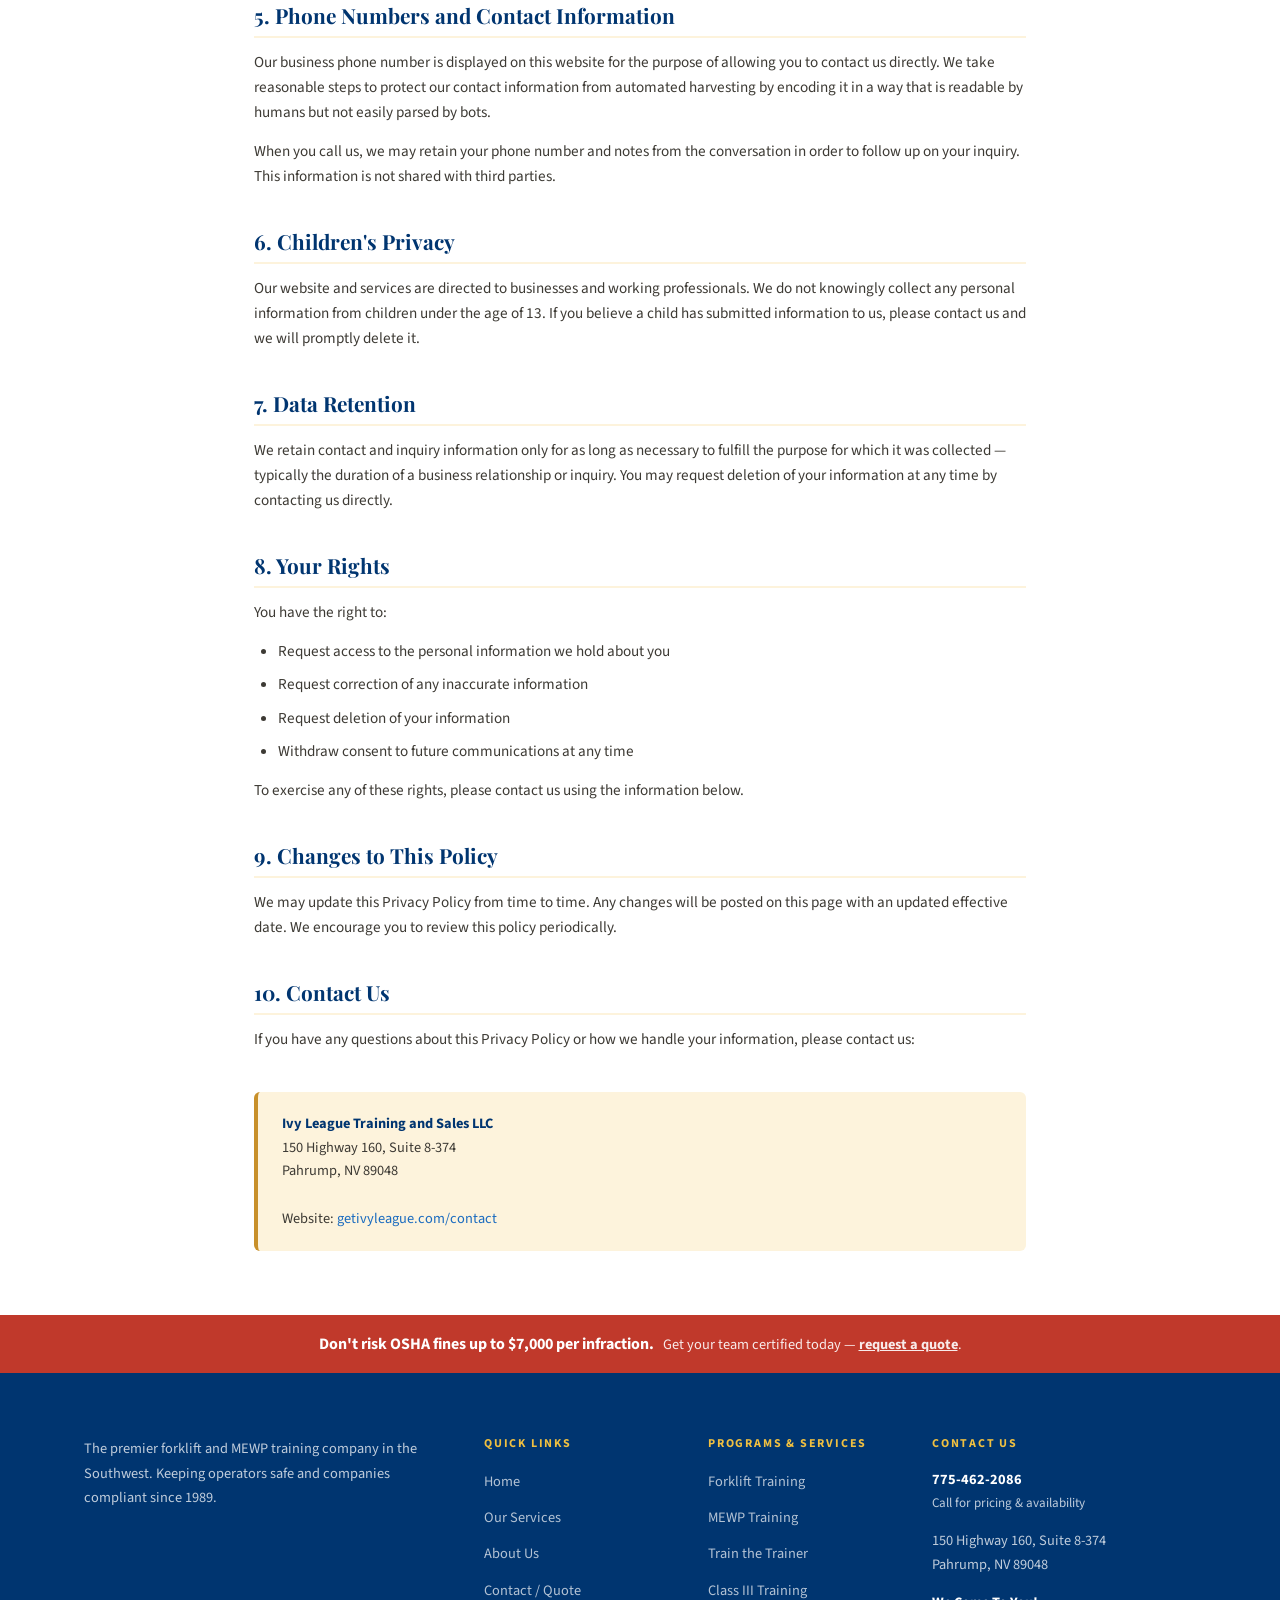
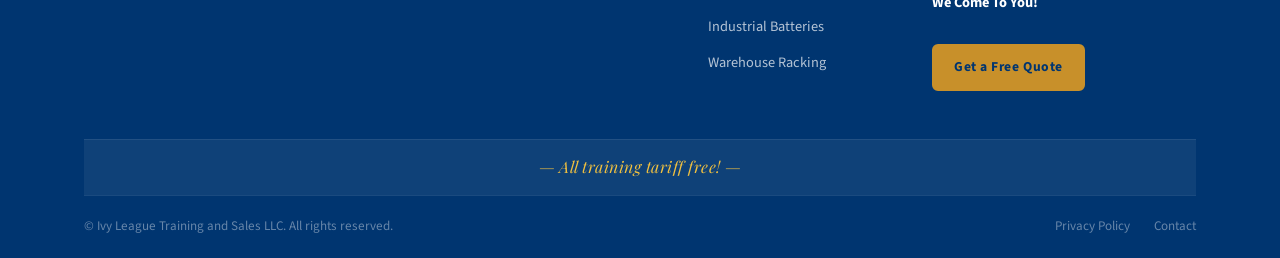
<file: privacy.html>
<!DOCTYPE html>
<html lang="en">
<head>
  <!-- Google tag (gtag.js) -->
  <script async src="https://www.googletagmanager.com/gtag/js?id=G-4W8F6QHP9Y"></script>
  <script>
    window.dataLayer = window.dataLayer || [];
    function gtag(){dataLayer.push(arguments);}
    gtag('js', new Date());
    gtag('config', 'G-4W8F6QHP9Y');
  </script>
  <meta charset="UTF-8">
  <meta name="viewport" content="width=device-width, initial-scale=1.0">
  <meta name="description" content="Privacy Policy for Ivy League Training and Sales LLC. Learn how we collect, use, and protect your information.">
  <title>Privacy Policy | Ivy League Training &amp; Sales</title>
  <link rel="stylesheet" href="css/style.css">
  <link rel="icon" href="images/logo.png" type="image/png">
  <meta name="robots" content="noindex, follow">

  <style>
    .page-hero {
      background: linear-gradient(160deg, var(--navy) 0%, var(--navy-mid) 100%);
      padding: 72px 0 60px;
      position: relative;
    }
    .page-hero::after {
      content:''; position:absolute; bottom:0; left:0; right:0;
      height:4px;
      background:linear-gradient(90deg, var(--gold) 0%, var(--gold-light) 50%, var(--gold) 100%);
    }
    .page-hero h1 { color:var(--white); margin-bottom:12px; }
    .page-hero p  { color:rgba(255,255,255,0.75); font-size:1rem; margin:0; }
    .policy-body {
      max-width: 820px;
      margin: 0 auto;
      padding: 64px 24px;
    }
    .policy-body h2 {
      font-size: 1.3rem;
      margin: 40px 0 12px;
      padding-bottom: 8px;
      border-bottom: 2px solid var(--gold-pale);
      color: var(--navy);
    }
    .policy-body h2:first-of-type { margin-top: 0; }
    .policy-body p { font-size: 0.95rem; color: var(--gray-700); margin-bottom: 14px; }
    .policy-body ul {
      list-style: disc;
      padding-left: 24px;
      margin-bottom: 14px;
    }
    .policy-body ul li { font-size: 0.95rem; color: var(--gray-700); margin-bottom: 8px; }
    .policy-date { font-size: 0.85rem; color: var(--gray-500); margin-bottom: 32px; }
    .policy-contact-box {
      background: var(--gold-pale);
      border-left: 4px solid var(--gold);
      border-radius: var(--radius);
      padding: 20px 24px;
      margin-top: 40px;
      font-size: 0.9rem;
    }
    .policy-contact-box strong { color: var(--navy); }
  </style>
</head>
<body>

  <div id="header-mount"></div>

  <!-- PAGE HERO -->
  <section class="page-hero">
    <div class="container">
      <span class="section-label">Legal</span>
      <h1>Privacy Policy</h1>
      <p>Ivy League Training and Sales LLC — getivyleague.com</p>
    </div>
  </section>

  <!-- POLICY CONTENT -->
  <div class="policy-body">

    <p class="policy-date">Effective Date: March 1, 2026 &nbsp;|&nbsp; Last Updated: March 1, 2026</p>

    <p>Ivy League Training and Sales LLC ("we," "our," or "us") respects your privacy. This Privacy Policy explains how we collect, use, and protect information when you visit <strong>getivyleague.com</strong> or contact us through our website.</p>

    <h2>1. Information We Collect</h2>
    <p>We collect information only when you voluntarily provide it to us — primarily through our contact and quote request form. This may include:</p>
    <ul>
      <li>Your name and the name of your company or organization</li>
      <li>Your phone number and email address</li>
      <li>Your city and general location</li>
      <li>Details about the services you are inquiring about</li>
      <li>Any additional information you choose to include in your message</li>
    </ul>
    <p>We do not use tracking cookies, analytics platforms, or third-party advertising scripts on this website. We do not automatically collect IP addresses, browser fingerprints, or behavioral data.</p>

    <h2>2. How We Use Your Information</h2>
    <p>Information you submit through our contact form is used solely to:</p>
    <ul>
      <li>Respond to your inquiry or quote request</li>
      <li>Schedule training or services at your facility</li>
      <li>Follow up on your request if needed</li>
    </ul>
    <p>We do not sell, rent, trade, or share your personal information with any third parties for marketing or advertising purposes.</p>

    <h2>3. How Your Form Submissions Are Processed</h2>
    <p>Our contact form uses <strong>Formspree</strong> (formspree.io) to securely transmit your submission to us via email. Formspree processes your data in accordance with their own privacy policy, available at <a href="https://formspree.io/legal/privacy-policy" target="_blank" rel="noopener">formspree.io/legal/privacy-policy</a>. We do not store form submission data on our website or on Cloudflare's servers.</p>

    <h2>4. Hosting and Infrastructure</h2>
    <p>This website is hosted on <strong>Cloudflare Pages</strong>. Cloudflare may log standard server access data (such as IP addresses and page requests) as part of their infrastructure operations. This data is handled in accordance with Cloudflare's privacy policy at <a href="https://www.cloudflare.com/privacypolicy/" target="_blank" rel="noopener">cloudflare.com/privacypolicy</a>. We do not have access to or control over Cloudflare's server-level logs.</p>

    <h2>5. Phone Numbers and Contact Information</h2>
    <p>Our business phone number is displayed on this website for the purpose of allowing you to contact us directly. We take reasonable steps to protect our contact information from automated harvesting by encoding it in a way that is readable by humans but not easily parsed by bots.</p>
    <p>When you call us, we may retain your phone number and notes from the conversation in order to follow up on your inquiry. This information is not shared with third parties.</p>

    <h2>6. Children's Privacy</h2>
    <p>Our website and services are directed to businesses and working professionals. We do not knowingly collect any personal information from children under the age of 13. If you believe a child has submitted information to us, please contact us and we will promptly delete it.</p>

    <h2>7. Data Retention</h2>
    <p>We retain contact and inquiry information only for as long as necessary to fulfill the purpose for which it was collected — typically the duration of a business relationship or inquiry. You may request deletion of your information at any time by contacting us directly.</p>

    <h2>8. Your Rights</h2>
    <p>You have the right to:</p>
    <ul>
      <li>Request access to the personal information we hold about you</li>
      <li>Request correction of any inaccurate information</li>
      <li>Request deletion of your information</li>
      <li>Withdraw consent to future communications at any time</li>
    </ul>
    <p>To exercise any of these rights, please contact us using the information below.</p>

    <h2>9. Changes to This Policy</h2>
    <p>We may update this Privacy Policy from time to time. Any changes will be posted on this page with an updated effective date. We encourage you to review this policy periodically.</p>

    <h2>10. Contact Us</h2>
    <p>If you have any questions about this Privacy Policy or how we handle your information, please contact us:</p>

    <div class="policy-contact-box">
      <strong>Ivy League Training and Sales LLC</strong><br>
      150 Highway 160, Suite 8-374<br>
      Pahrump, NV 89048<br><br>
      Website: <a href="/contact">getivyleague.com/contact</a>
    </div>

  </div>

  <div id="footer-mount"></div>

  <script src="js/includes.js"></script>
  <script src="js/main.js"></script>
</body>
</html>
</file>
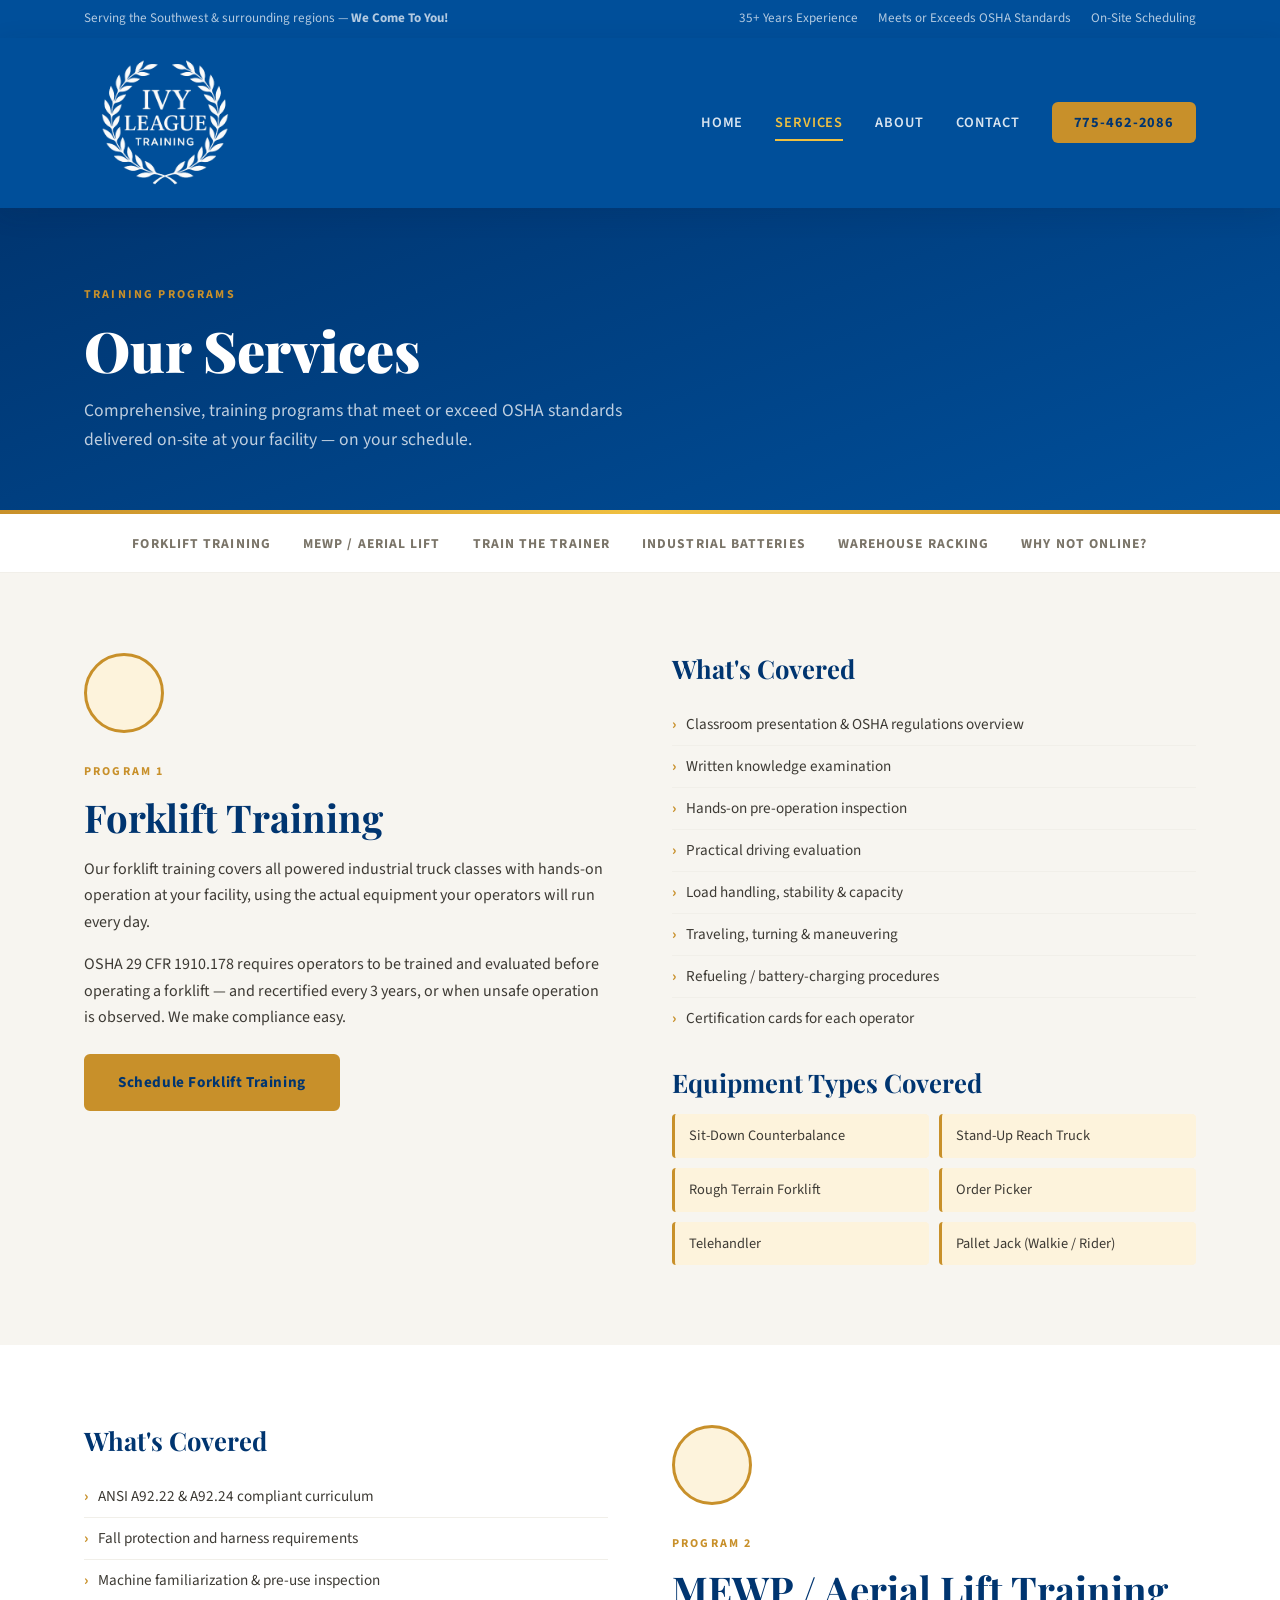
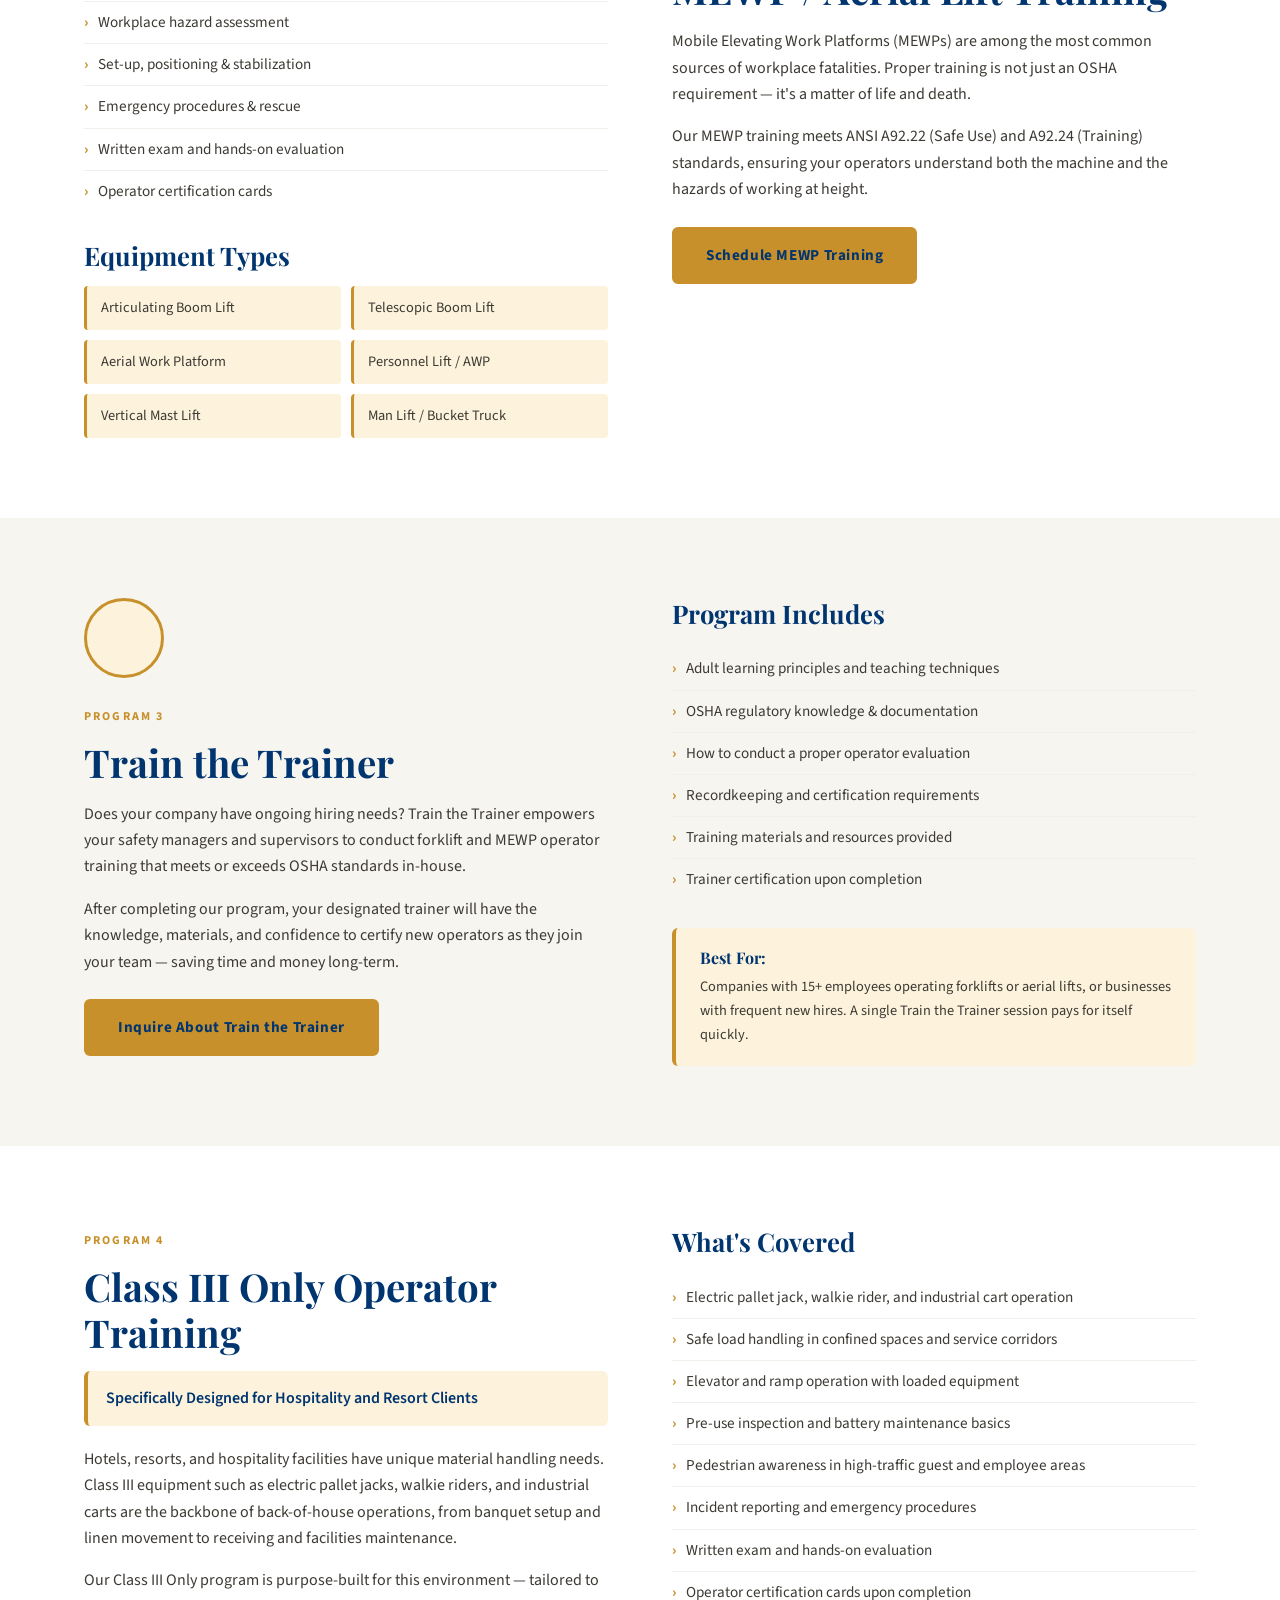
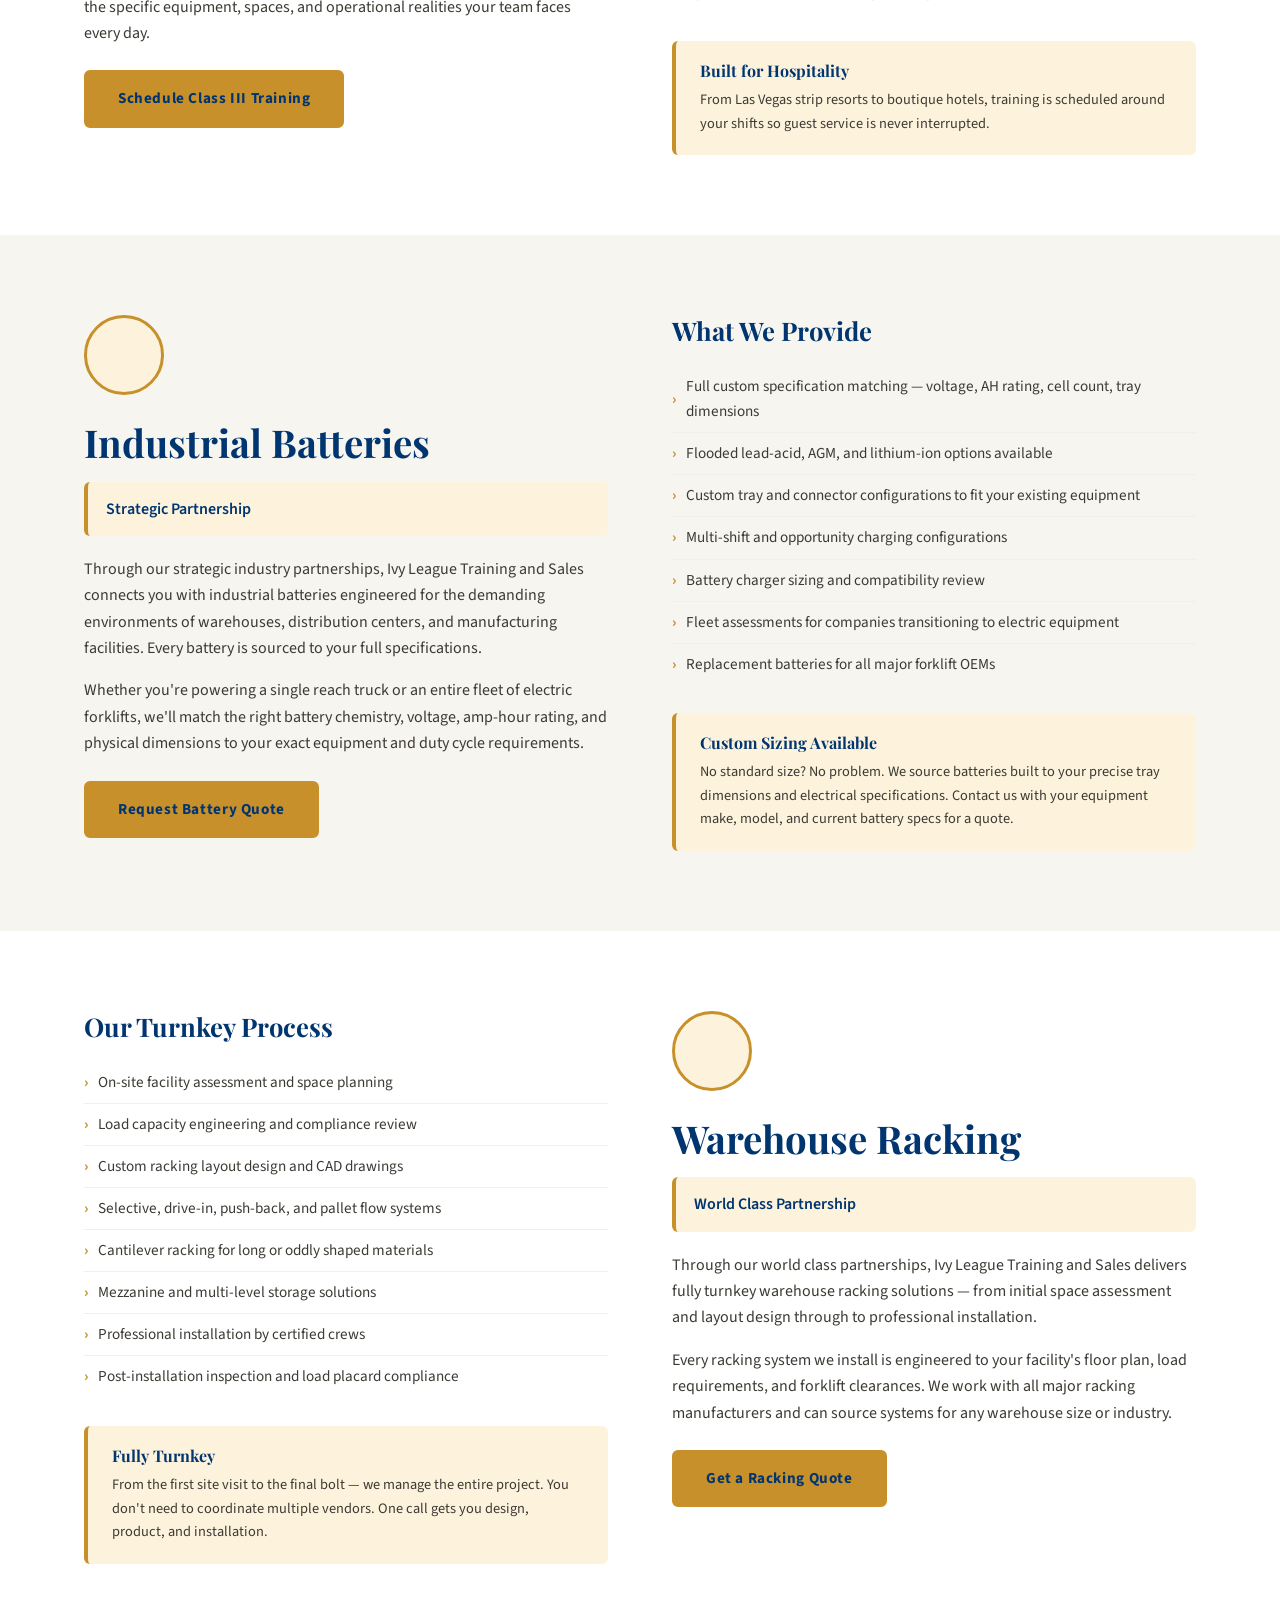
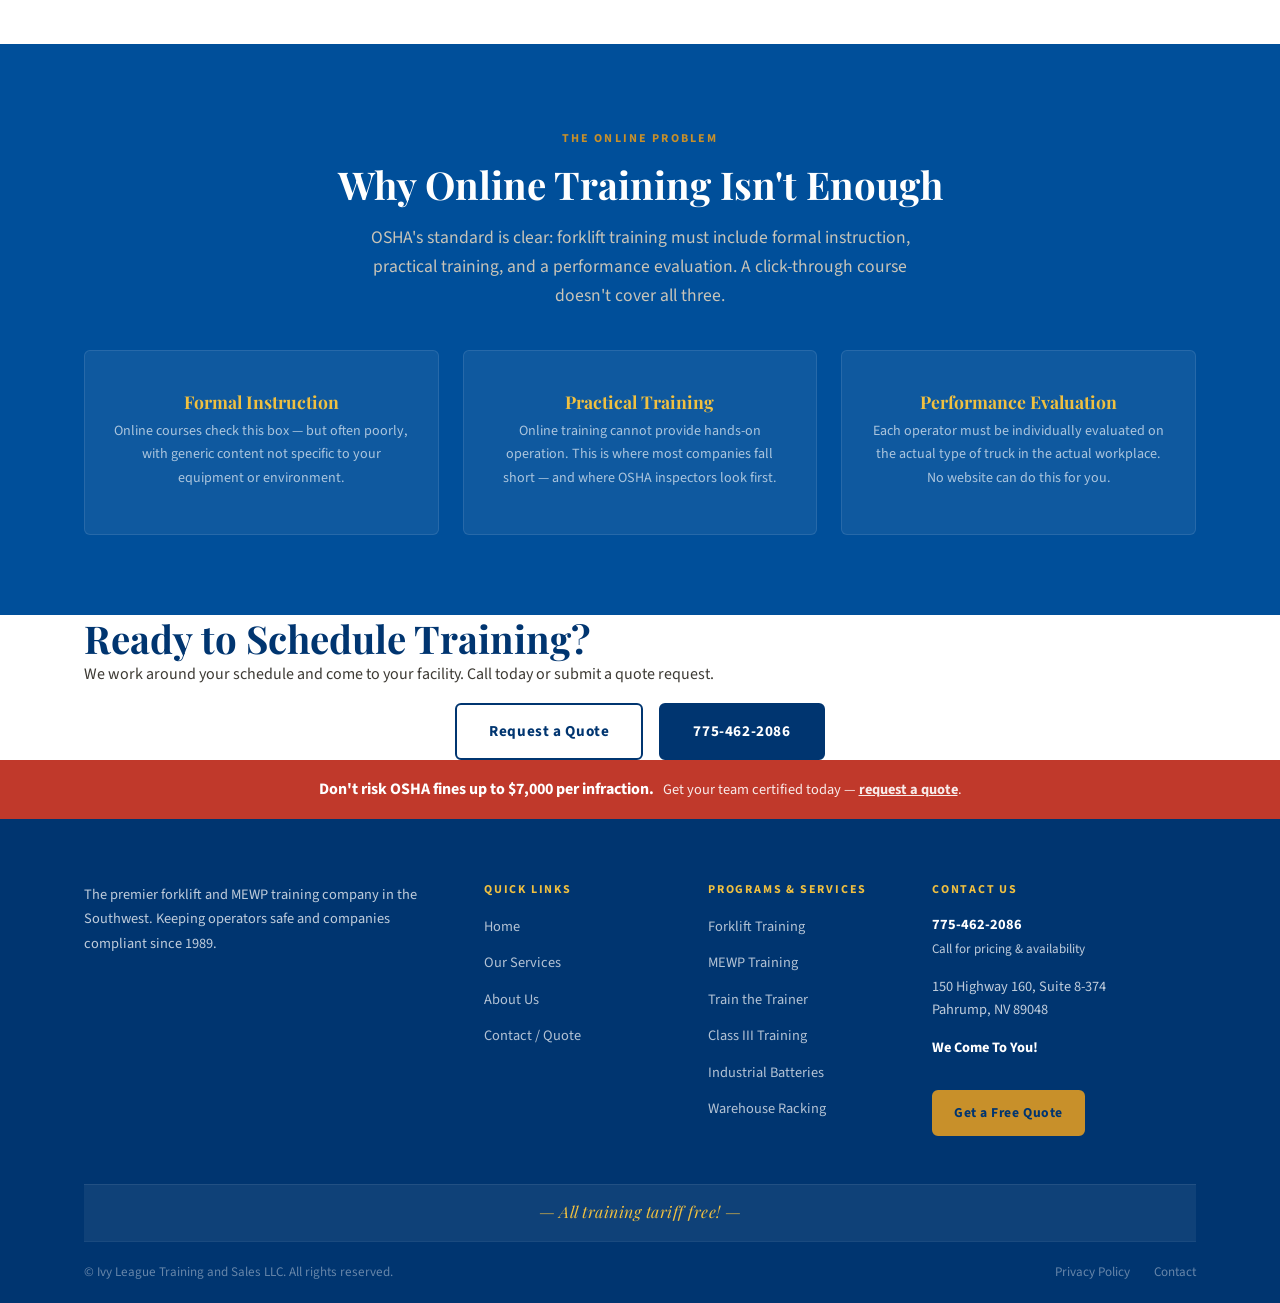
<file: services.html>
<!DOCTYPE html>
<html lang="en">
<head>
  <!-- Google tag (gtag.js) -->
  <script async src="https://www.googletagmanager.com/gtag/js?id=G-4W8F6QHP9Y"></script>
  <script>
    window.dataLayer = window.dataLayer || [];
    function gtag(){dataLayer.push(arguments);}
    gtag('js', new Date());
    gtag('config', 'G-4W8F6QHP9Y');
  </script>
 <meta charset="UTF-8">
 <meta name="viewport" content="width=device-width, initial-scale=1.0">
 <meta name="description" content="Forklift training, MEWP aerial lift certification, Train the Trainer, Class III hospitality operator training, industrial batteries, and warehouse racking. Nationwide on-site — we travel to your facility.">
 <title>Forklift &amp; MEWP Training Programs | Ivy League Training &amp; Sales</title>
 <link rel="stylesheet" href="css/style.css">
 <link rel="icon" href="images/logo.png" type="image/png">
 <style>
 .page-hero {
 background: linear-gradient(160deg, var(--navy) 0%, var(--navy-mid) 100%);
 padding: 72px 0 60px;
 position: relative;
 }
 .page-hero::after {
 content: ''; position: absolute; bottom: 0; left: 0; right: 0;
 height: 4px;
 background: linear-gradient(90deg, var(--gold) 0%, var(--gold-light) 50%, var(--gold) 100%);
 }
 .page-hero h1 { color: var(--white); margin-bottom: 12px; }
 .page-hero p { color: rgba(255,255,255,0.75); font-size: 1.1rem; max-width: 560px; margin: 0; }
 .service-section { padding: 80px 0; }
 .service-section:nth-child(even) { background: var(--off-white); }
 .service-icon-large {
 width: 80px; height: 80px;
 background: var(--gold-pale);
 border-radius: 50%;
 display: flex; align-items: center; justify-content: center;
 font-size: 2.4rem;
 margin-bottom: 24px;
 border: 3px solid var(--gold);
 }
 .included-list li {
 display: flex; align-items: center; gap: 10px;
 padding: 8px 0; border-bottom: 1px solid var(--gray-100);
 font-size: 0.95rem;
 }
 .included-list li:last-child { border-bottom: none; }
 .included-list .check { color: var(--gold); font-weight: 700; }
 .reveal { opacity: 0; transform: translateY(28px); transition: opacity 0.6s ease, transform 0.6s ease; }
 .reveal.revealed { opacity: 1; transform: none; }
 .anchor-nav {
 background: var(--white);
 border-bottom: 1px solid var(--gray-100);
 padding: 16px 0;
 position: sticky;
 top: 170px;
 z-index: 50;
 }
 .anchor-nav ul { display: flex; gap: 32px; justify-content: center; }
 .anchor-nav a {
 font-size: 0.85rem; font-weight: 700; letter-spacing: 0.08em;
 text-transform: uppercase; color: var(--gray-500);
 padding: 6px 0; border-bottom: 2px solid transparent;
 }
 .anchor-nav a:hover { color: var(--navy); border-color: var(--gold); }
 @media (max-width: 768px) { .anchor-nav ul { gap: 16px; flex-wrap: wrap; justify-content: flex-start; } }
 </style>
  <!-- SEO: Primary -->
  <title>Forklift &amp; MEWP Training Programs | Ivy League Training &amp; Sales</title>
  <meta name="description" content="Forklift training, MEWP aerial lift certification, Train the Trainer, Class III hospitality operator training, industrial batteries, and warehouse racking. Nationwide on-site — we travel to your facility.">
  <meta name="keywords" content="forklift training, MEWP training, aerial lift training, on-site forklift certification, train the trainer, Class III operator training, hospitality forklift training, industrial batteries, warehouse racking, forklift certification nationwide, OSHA forklift training, forklift training Nevada, forklift training California, forklift training Arizona, forklift training Texas, forklift training Colorado, forklift training Utah, forklift training New Mexico, forklift training Pacific Northwest, forklift training Southeast, forklift operator certification, aerial work platform training, boom lift certification, pallet jack training, we come to you forklift training">
  <link rel="canonical" href="https://getivyleague.com/services">
  <meta name="robots" content="index, follow">
  <meta name="author" content="Ivy League Training and Sales LLC">

  <!-- SEO: Open Graph -->
  <meta property="og:type" content="website">
  <meta property="og:url" content="https://getivyleague.com/services">
  <meta property="og:title" content="Forklift & MEWP Training Programs | Ivy League Training & Sales">
  <meta property="og:description" content="Forklift training, MEWP aerial lift certification, Train the Trainer, Class III hospitality operator training, industrial batteries, and warehouse racking. Nationwide on-site — we travel to your facility.">
  <meta property="og:image" content="https://getivyleague.com/images/logo-actual.png">
  <meta property="og:site_name" content="Ivy League Training and Sales">
  <meta property="og:locale" content="en_US">

  <!-- SEO: Twitter Card -->
  <meta name="twitter:card" content="summary_large_image">
  <meta name="twitter:url" content="https://getivyleague.com/services">
  <meta name="twitter:title" content="Forklift & MEWP Training Programs | Ivy League Training & Sales">
  <meta name="twitter:description" content="Forklift training, MEWP aerial lift certification, Train the Trainer, Class III hospitality operator training, industrial batteries, and warehouse racking. Nationwide on-site — we travel to your facility.">
  <meta name="twitter:image" content="https://getivyleague.com/images/logo-actual.png">

  <!-- SEO: Geo -->
  <meta name="geo.region" content="US">
  <meta name="geo.placename" content="United States">
  <!-- SEO: Structured Data -->
  <script type="application/ld+json">
  {
    "@context": "https://schema.org",
    "@graph": [
      {
    "@context": "https://schema.org",
    "@type": "LocalBusiness",
    "name": "Ivy League Training and Sales LLC",
    "description": "Premier forklift, MEWP, and aerial lift operator training company in the Southwest USA.",
    "url": "https://getivyleague.com",
    "telephone": "+17754622086",
    "address": {
      "@type": "PostalAddress",
      "streetAddress": "150 Highway 160, Suite 8-374",
      "addressLocality": "Pahrump",
      "addressRegion": "NV",
      "postalCode": "89048",
      "addressCountry": "US"
    },
    "geo": {
      "@type": "GeoCoordinates",
      "latitude": 36.2083,
      "longitude": -115.9839
    },
    "areaServed": ["United States", "Nevada", "California", "Arizona", "Utah", "Texas", "Colorado", "New Mexico", "Oregon", "Washington", "Idaho", "Montana", "Wyoming", "Hawaii", "Florida", "Georgia", "North Carolina", "Virginia", "Illinois", "Ohio", "Pennsylvania", "New York"],
    "priceRange": "$$",
    "openingHours": "Mo-Fr 08:00-17:00",
    "hasMap": "https://maps.google.com/?q=Pahrump,NV",
    "sameAs": [
      "https://getivyleague.com"
    ]
  },
      {
        "@type": "WebPage",
        "@id": "https://getivyleague.com/services.html",
        "url": "https://getivyleague.com/services.html",
        "name": "Training Programs & Services | Ivy League Training & Sales",
        "description": "Forklift training, MEWP aerial lift, Train the Trainer, Class III hospitality operator training, industrial batteries, and warehouse racking. On-site, Southwest USA.",
        "isPartOf": {"@id": "https://getivyleague.com"}
      }
    ]
  }
  </script>
</head>
<body>
  <div id="header-mount"></div>

 <!-- PAGE HERO -->
 <section class="page-hero">
 <div class="container">
 <span class="section-label">Training Programs</span>
 <h1>Our Services</h1>
 <p>Comprehensive, training programs that meet or exceed OSHA standards delivered on-site at your facility — on your schedule.</p>
 </div>
 </section>

 <!-- ANCHOR NAV -->
 <nav class="anchor-nav" aria-label="Services navigation">
 <div class="container">
 <ul>
 <li><a href="#forklift">Forklift Training</a></li>
 <li><a href="#mewp">MEWP / Aerial Lift</a></li>
 <li><a href="#trainer">Train the Trainer</a></li>
 <li><a href="#batteries">Industrial Batteries</a></li>
 <li><a href="#racking">Warehouse Racking</a></li>
 <li><a href="#why">Why Not Online?</a></li>
 </ul>
 </div>
 </nav>

 <!-- FORKLIFT TRAINING -->
 <section class="service-section" id="forklift">
 <div class="container">
 <div class="grid-2" style="gap:64px;align-items:start;">
 <div class="reveal">
 <div class="service-icon-large"></div>
 <span class="section-label">Program 1</span>
 <h2 class="section-title">Forklift Training</h2>
 <p>Our forklift training covers all powered industrial truck classes with hands-on operation at your facility, using the actual equipment your operators will run every day.</p>
 <p>OSHA 29 CFR 1910.178 requires operators to be trained and evaluated before operating a forklift — and recertified every 3 years, or when unsafe operation is observed. We make compliance easy.</p>
 <a href="/contact" class="btn btn-primary" style="margin-top:8px;">Schedule Forklift Training</a>
 </div>
 <div>
 <h3 style="margin-bottom:20px;">What's Covered</h3>
 <ul class="included-list">
 <li><span class="check">›</span> Classroom presentation &amp; OSHA regulations overview</li>
 <li><span class="check">›</span> Written knowledge examination</li>
 <li><span class="check">›</span> Hands-on pre-operation inspection</li>
 <li><span class="check">›</span> Practical driving evaluation</li>
 <li><span class="check">›</span> Load handling, stability &amp; capacity</li>
 <li><span class="check">›</span> Traveling, turning &amp; maneuvering</li>
 <li><span class="check">›</span> Refueling / battery-charging procedures</li>
 <li><span class="check">›</span> Certification cards for each operator</li>
 </ul>
 <h3 style="margin:28px 0 16px;">Equipment Types Covered</h3>
 <div style="display:grid;grid-template-columns:1fr 1fr;gap:10px;font-size:0.9rem;">
 <div style="background:var(--gold-pale);padding:10px 14px;border-radius:4px;border-left:3px solid var(--gold);">Sit-Down Counterbalance</div>
 <div style="background:var(--gold-pale);padding:10px 14px;border-radius:4px;border-left:3px solid var(--gold);">Stand-Up Reach Truck</div>
 <div style="background:var(--gold-pale);padding:10px 14px;border-radius:4px;border-left:3px solid var(--gold);">Rough Terrain Forklift</div>
 <div style="background:var(--gold-pale);padding:10px 14px;border-radius:4px;border-left:3px solid var(--gold);">Order Picker</div>
 <div style="background:var(--gold-pale);padding:10px 14px;border-radius:4px;border-left:3px solid var(--gold);">Telehandler</div>
 <div style="background:var(--gold-pale);padding:10px 14px;border-radius:4px;border-left:3px solid var(--gold);">Pallet Jack (Walkie / Rider)</div>
 </div>
 </div>
 </div>
 </div>
 </section>

 <!-- MEWP TRAINING -->
 <section class="service-section" id="mewp">
 <div class="container">
 <div class="grid-2" style="gap:64px;align-items:start;">
 <div>
 <h3 style="margin-bottom:20px;">What's Covered</h3>
 <ul class="included-list">
 <li><span class="check">›</span> ANSI A92.22 &amp; A92.24 compliant curriculum</li>
 <li><span class="check">›</span> Fall protection and harness requirements</li>
 <li><span class="check">›</span> Machine familiarization &amp; pre-use inspection</li>
 <li><span class="check">›</span> Workplace hazard assessment</li>
 <li><span class="check">›</span> Set-up, positioning &amp; stabilization</li>
 <li><span class="check">›</span> Emergency procedures &amp; rescue</li>
 <li><span class="check">›</span> Written exam and hands-on evaluation</li>
 <li><span class="check">›</span> Operator certification cards</li>
 </ul>
 <h3 style="margin:28px 0 16px;">Equipment Types</h3>
 <div style="display:grid;grid-template-columns:1fr 1fr;gap:10px;font-size:0.9rem;">
 <div style="background:var(--gold-pale);padding:10px 14px;border-radius:4px;border-left:3px solid var(--gold);">Articulating Boom Lift</div>
 <div style="background:var(--gold-pale);padding:10px 14px;border-radius:4px;border-left:3px solid var(--gold);">Telescopic Boom Lift</div>
 <div style="background:var(--gold-pale);padding:10px 14px;border-radius:4px;border-left:3px solid var(--gold);">Aerial Work Platform</div>
 <div style="background:var(--gold-pale);padding:10px 14px;border-radius:4px;border-left:3px solid var(--gold);">Personnel Lift / AWP</div>
 <div style="background:var(--gold-pale);padding:10px 14px;border-radius:4px;border-left:3px solid var(--gold);">Vertical Mast Lift</div>
 <div style="background:var(--gold-pale);padding:10px 14px;border-radius:4px;border-left:3px solid var(--gold);">Man Lift / Bucket Truck</div>
 </div>
 </div>
 <div class="reveal">
 <div class="service-icon-large"></div>
 <span class="section-label">Program 2</span>
 <h2 class="section-title">MEWP / Aerial Lift Training</h2>
 <p>Mobile Elevating Work Platforms (MEWPs) are among the most common sources of workplace fatalities. Proper training is not just an OSHA requirement — it's a matter of life and death.</p>
 <p>Our MEWP training meets ANSI A92.22 (Safe Use) and A92.24 (Training) standards, ensuring your operators understand both the machine and the hazards of working at height.</p>
 <a href="/contact" class="btn btn-primary" style="margin-top:8px;">Schedule MEWP Training</a>
 </div>
 </div>
 </div>
 </section>

 <!-- TRAIN THE TRAINER -->
 <section class="service-section" id="trainer">
 <div class="container">
 <div class="grid-2" style="gap:64px;align-items:start;">
 <div class="reveal">
 <div class="service-icon-large"></div>
 <span class="section-label">Program 3</span>
 <h2 class="section-title">Train the Trainer</h2>
 <p>Does your company have ongoing hiring needs? Train the Trainer empowers your safety managers and supervisors to conduct forklift and MEWP operator training that meets or exceeds OSHA standards in-house.</p>
 <p>After completing our program, your designated trainer will have the knowledge, materials, and confidence to certify new operators as they join your team — saving time and money long-term.</p>
 <a href="/contact" class="btn btn-primary" style="margin-top:8px;">Inquire About Train the Trainer</a>
 </div>
 <div>
 <h3 style="margin-bottom:20px;">Program Includes</h3>
 <ul class="included-list">
 <li><span class="check">›</span> Adult learning principles and teaching techniques</li>
 <li><span class="check">›</span> OSHA regulatory knowledge &amp; documentation</li>
 <li><span class="check">›</span> How to conduct a proper operator evaluation</li>
 <li><span class="check">›</span> Recordkeeping and certification requirements</li>
 <li><span class="check">›</span> Training materials and resources provided</li>
 <li><span class="check">›</span> Trainer certification upon completion</li>
 </ul>
 <div style="margin-top:28px;background:var(--gold-pale);border-left:4px solid var(--gold);padding:20px 24px;border-radius:var(--radius);">
 <h4 style="margin-bottom:8px;">Best For:</h4>
 <p style="font-size:0.9rem;margin:0;color:var(--gray-700);">Companies with 15+ employees operating forklifts or aerial lifts, or businesses with frequent new hires. A single Train the Trainer session pays for itself quickly.</p>
 </div>
 </div>
 </div>
 </div>
 </section>



  <!-- CLASS III OPERATOR TRAINING -->
  <section class="service-section" id="class3">
    <div class="container">
      <div class="grid-2" style="gap:64px;align-items:start;">
        <div class="reveal">
          <span class="section-label">Program 4</span>
          <h2 class="section-title">Class III Only Operator Training</h2>
          <p style="background:var(--gold-pale);border-left:4px solid var(--gold);padding:14px 18px;border-radius:var(--radius);font-weight:600;color:var(--navy);margin-bottom:20px;">Specifically Designed for Hospitality and Resort Clients</p>
          <p>Hotels, resorts, and hospitality facilities have unique material handling needs. Class III equipment such as electric pallet jacks, walkie riders, and industrial carts are the backbone of back-of-house operations, from banquet setup and linen movement to receiving and facilities maintenance.</p>
          <p>Our Class III Only program is purpose-built for this environment — tailored to the specific equipment, spaces, and operational realities your team faces every day.</p>
          <a href="/contact" class="btn btn-primary" style="margin-top:8px;">Schedule Class III Training</a>
        </div>
        <div>
          <h3 style="margin-bottom:20px;">What's Covered</h3>
          <ul class="included-list">
            <li><span class="check">›</span> Electric pallet jack, walkie rider, and industrial cart operation</li>
            <li><span class="check">›</span> Safe load handling in confined spaces and service corridors</li>
            <li><span class="check">›</span> Elevator and ramp operation with loaded equipment</li>
            <li><span class="check">›</span> Pre-use inspection and battery maintenance basics</li>
            <li><span class="check">›</span> Pedestrian awareness in high-traffic guest and employee areas</li>
            <li><span class="check">›</span> Incident reporting and emergency procedures</li>
            <li><span class="check">›</span> Written exam and hands-on evaluation</li>
            <li><span class="check">›</span> Operator certification cards upon completion</li>
          </ul>
          <div style="margin-top:28px;background:var(--gold-pale);border-left:4px solid var(--gold);padding:20px 24px;border-radius:var(--radius);">
            <h4 style="margin-bottom:8px;">Built for Hospitality</h4>
            <p style="font-size:0.9rem;margin:0;color:var(--gray-700);">From Las Vegas strip resorts to boutique hotels, training is scheduled around your shifts so guest service is never interrupted.</p>
          </div>
        </div>
      </div>
    </div>
  </section>

  <!-- INDUSTRIAL BATTERIES -->
 <section class="service-section" id="batteries">
 <div class="container">
 <div class="grid-2" style="gap:64px;align-items:start;">
 <div class="reveal">
 <div class="service-icon-large"></div>
 <h2 class="section-title">Industrial Batteries</h2>
 <p style="background:var(--gold-pale);border-left:4px solid var(--gold);padding:14px 18px;border-radius:var(--radius);font-weight:600;color:var(--navy);margin-bottom:20px;">Strategic Partnership</p>
 <p>Through our strategic industry partnerships, Ivy League Training and Sales connects you with industrial batteries engineered for the demanding environments of warehouses, distribution centers, and manufacturing facilities. Every battery is sourced to your full specifications.</p>
 <p>Whether you're powering a single reach truck or an entire fleet of electric forklifts, we'll match the right battery chemistry, voltage, amp-hour rating, and physical dimensions to your exact equipment and duty cycle requirements.</p>
 <a href="/contact" class="btn btn-primary" style="margin-top:8px;">Request Battery Quote</a>
 </div>
 <div>
 <h3 style="margin-bottom:20px;">What We Provide</h3>
 <ul class="included-list">
 <li><span class="check">›</span> Full custom specification matching — voltage, AH rating, cell count, tray dimensions</li>
 <li><span class="check">›</span> Flooded lead-acid, AGM, and lithium-ion options available</li>
 <li><span class="check">›</span> Custom tray and connector configurations to fit your existing equipment</li>
 <li><span class="check">›</span> Multi-shift and opportunity charging configurations</li>
 <li><span class="check">›</span> Battery charger sizing and compatibility review</li>
 <li><span class="check">›</span> Fleet assessments for companies transitioning to electric equipment</li>
 <li><span class="check">›</span> Replacement batteries for all major forklift OEMs</li>
 </ul>
 <div style="margin-top:28px;background:var(--gold-pale);border-left:4px solid var(--gold);padding:20px 24px;border-radius:var(--radius);">
 <h4 style="margin-bottom:8px;">Custom Sizing Available</h4>
 <p style="font-size:0.9rem;margin:0;color:var(--gray-700);">No standard size? No problem. We source batteries built to your precise tray dimensions and electrical specifications. Contact us with your equipment make, model, and current battery specs for a quote.</p>
 </div>
 </div>
 </div>
 </div>
 </section>

 <!-- WAREHOUSE RACKING -->
 <section class="service-section" id="racking">
 <div class="container">
 <div class="grid-2" style="gap:64px;align-items:start;">
 <div>
 <h3 style="margin-bottom:20px;">Our Turnkey Process</h3>
 <ul class="included-list">
 <li><span class="check">›</span> On-site facility assessment and space planning</li>
 <li><span class="check">›</span> Load capacity engineering and compliance review</li>
 <li><span class="check">›</span> Custom racking layout design and CAD drawings</li>
 <li><span class="check">›</span> Selective, drive-in, push-back, and pallet flow systems</li>
 <li><span class="check">›</span> Cantilever racking for long or oddly shaped materials</li>
 <li><span class="check">›</span> Mezzanine and multi-level storage solutions</li>
 <li><span class="check">›</span> Professional installation by certified crews</li>
 <li><span class="check">›</span> Post-installation inspection and load placard compliance</li>
 </ul>
 <div style="margin-top:28px;background:var(--gold-pale);border-left:4px solid var(--gold);padding:20px 24px;border-radius:var(--radius);">
 <h4 style="margin-bottom:8px;">Fully Turnkey</h4>
 <p style="font-size:0.9rem;margin:0;color:var(--gray-700);">From the first site visit to the final bolt — we manage the entire project. You don't need to coordinate multiple vendors. One call gets you design, product, and installation.</p>
 </div>
 </div>
 <div class="reveal">
 <div class="service-icon-large"></div>
 <h2 class="section-title">Warehouse Racking</h2>
 <p style="background:var(--gold-pale);border-left:4px solid var(--gold);padding:14px 18px;border-radius:var(--radius);font-weight:600;color:var(--navy);margin-bottom:20px;">World Class Partnership</p>
 <p>Through our world class partnerships, Ivy League Training and Sales delivers fully turnkey warehouse racking solutions — from initial space assessment and layout design through to professional installation.</p>
 <p>Every racking system we install is engineered to your facility's floor plan, load requirements, and forklift clearances. We work with all major racking manufacturers and can source systems for any warehouse size or industry.</p>
 <a href="/contact" class="btn btn-primary" style="margin-top:8px;">Get a Racking Quote</a>
 </div>
 </div>
 </div>
 </section>

 <!-- WHY NOT ONLINE -->
 <section class="section section--dark" id="why">
 <div class="container">
 <div class="text-center">
 <span class="section-label">The Online Problem</span>
 <h2 class="section-title">Why Online Training Isn't Enough</h2>
 <p class="section-sub">OSHA's standard is clear: forklift training must include formal instruction, practical training, and a performance evaluation. A click-through course doesn't cover all three.</p>
 </div>
 <div class="grid-3" style="margin-top:40px;gap:24px;">
 <div style="background:rgba(255,255,255,0.06);border:1px solid rgba(255,255,255,0.1);border-radius:var(--radius);padding:28px;text-align:center;">
 <div style="font-size:2.5rem;margin-bottom:12px;"></div>
 <h3 style="color:var(--gold-light);margin-bottom:8px;font-size:1.1rem;">Formal Instruction</h3>
 <p style="font-size:0.88rem;color:rgba(255,255,255,0.65);">Online courses check this box — but often poorly, with generic content not specific to your equipment or environment.</p>
 </div>
 <div style="background:rgba(255,255,255,0.06);border:1px solid rgba(255,255,255,0.1);border-radius:var(--radius);padding:28px;text-align:center;">
 <div style="font-size:2.5rem;margin-bottom:12px;"></div>
 <h3 style="color:var(--gold-light);margin-bottom:8px;font-size:1.1rem;">Practical Training</h3>
 <p style="font-size:0.88rem;color:rgba(255,255,255,0.65);">Online training cannot provide hands-on operation. This is where most companies fall short — and where OSHA inspectors look first.</p>
 </div>
 <div style="background:rgba(255,255,255,0.06);border:1px solid rgba(255,255,255,0.1);border-radius:var(--radius);padding:28px;text-align:center;">
 <div style="font-size:2.5rem;margin-bottom:12px;"></div>
 <h3 style="color:var(--gold-light);margin-bottom:8px;font-size:1.1rem;">Performance Evaluation</h3>
 <p style="font-size:0.88rem;color:rgba(255,255,255,0.65);">Each operator must be individually evaluated on the actual type of truck in the actual workplace. No website can do this for you.</p>
 </div>
 </div>
 </div>
 </section>

 <!-- CTA -->
 <div class="cta-band">
 <div class="container">
 <h2>Ready to Schedule Training?</h2>
 <p>We work around your schedule and come to your facility. Call today or submit a quote request.</p>
 <div style="display:flex;gap:16px;justify-content:center;flex-wrap:wrap;">
 <a href="/contact" class="btn btn-outline-navy">Request a Quote</a>
 <a href="&#116;&#101;&#108;&#58;&#55;&#55;&#53;&#52;&#54;&#50;&#50;&#48;&#56;&#54;" class="btn" style="background:var(--navy);color:#fff;border-color:var(--navy);">&#55;&#55;&#53;&#45;&#52;&#54;&#50;&#45;&#50;&#48;&#56;&#54;</a>
 </div>
 </div>
 </div>
  <div id="footer-mount"></div>

 <script src="js/includes.js"></script>
  <script src="js/main.js"></script>
</body>
</html>
</file>
<file: css/style.css>
/* ================================================
   IVY LEAGUE TRAINING & SALES — Main Stylesheet
   ================================================ */

@import url('https://fonts.googleapis.com/css2?family=Playfair+Display:wght@400;700;900&family=Source+Sans+3:wght@300;400;600;700&display=swap');

/* ---- CSS Variables ---- */
:root {
  --navy:       #003570;
  --navy-mid:   #004F9A;
  --navy-light: #1A6BBF;
  --gold:       #C8902A;
  --gold-light: #F0C040;
  --gold-pale:  #FDF3DC;
  --white:      #FFFFFF;
  --off-white:  #F7F5F0;
  --gray-100:   #F1EFE9;
  --gray-300:   #C8C4B8;
  --gray-500:   #7A7468;
  --gray-700:   #3D3A34;
  --danger:     #C0392B;
  --font-display: 'Playfair Display', Georgia, serif;
  --font-body:    'Source Sans 3', 'Segoe UI', sans-serif;
  --shadow-sm:  0 2px 8px rgba(13,32,64,0.10);
  --shadow-md:  0 6px 24px rgba(13,32,64,0.14);
  --shadow-lg:  0 16px 48px rgba(13,32,64,0.18);
  --radius:     6px;
  --transition: 0.25s ease;
}

/* ---- Reset ---- */
*, *::before, *::after { box-sizing: border-box; margin: 0; padding: 0; }
html { scroll-behavior: smooth; font-size: 16px; }
body {
  font-family: var(--font-body);
  color: var(--gray-700);
  background: var(--white);
  line-height: 1.65;
}
img { max-width: 100%; display: block; }
a  { color: var(--navy-light); text-decoration: none; transition: color var(--transition); }
a:hover { color: var(--gold); }
ul { list-style: none; }

/* ---- Typography ---- */
h1, h2, h3, h4 {
  font-family: var(--font-display);
  color: var(--navy);
  line-height: 1.2;
}
h1 { font-size: clamp(2rem, 5vw, 3.5rem); font-weight: 900; }
h2 { font-size: clamp(1.6rem, 3.5vw, 2.4rem); font-weight: 700; }
h3 { font-size: clamp(1.2rem, 2.5vw, 1.6rem); font-weight: 700; }
p  { margin-bottom: 1rem; }

/* ---- Layout ---- */
.container {
  max-width: 1160px;
  margin: 0 auto;
  padding: 0 24px;
}
.section { padding: 80px 0; }
.section--alt { background: var(--off-white); }
.section--dark { background: #004F9A; color: var(--white); }
.section--dark h2, .section--dark h3 { color: var(--white); }
.section-label {
  display: inline-block;
  font-family: var(--font-body);
  font-size: 0.75rem;
  font-weight: 700;
  letter-spacing: 0.18em;
  text-transform: uppercase;
  color: var(--gold);
  margin-bottom: 12px;
}
.section-title { margin-bottom: 16px; }
.section-sub  { font-size: 1.1rem; color: var(--gray-500); max-width: 560px; margin-bottom: 40px; }
.section--dark .section-sub { color: var(--gray-300); }
.text-center { text-align: center; }
.text-center .section-sub { margin-left: auto; margin-right: auto; }

/* ---- Header / Nav ---- */
#site-header {
  position: sticky;
  top: 0;
  z-index: 100;
  background: #004F9A;
  box-shadow: var(--shadow-md);
}
.header-inner {
  display: flex;
  align-items: center;
  justify-content: space-between;
  height: 170px;
}
.header-logo { display: flex; align-items: center; gap: 14px; }
.header-logo img { height: 162px; width: 162px; border-radius: 0; flex-shrink: 0; }
.header-logo-text { display: flex; flex-direction: column; line-height: 1.1; }
.header-logo-text .wordmark-top {
  font-family: var(--font-display);
  font-size: 1.15rem;
  font-weight: 700;
  color: #fff;
  letter-spacing: 0.04em;
}
.header-logo-text .wordmark-sub {
  font-size: 0.65rem;
  font-weight: 600;
  letter-spacing: 0.18em;
  text-transform: uppercase;
  color: var(--gold-light);
}
.nav-links {
  display: flex;
  align-items: center;
  gap: 32px;
}
.nav-links a {
  font-size: 0.9rem;
  font-weight: 600;
  letter-spacing: 0.06em;
  text-transform: uppercase;
  color: rgba(255,255,255,0.85);
  padding: 6px 0;
  border-bottom: 2px solid transparent;
  transition: color var(--transition), border-color var(--transition);
}
.nav-links a:hover,
.nav-links a.active { color: var(--gold-light); border-color: var(--gold-light); }
.nav-cta {
  background: var(--gold);
  color: var(--navy) !important;
  border: none !important;
  padding: 10px 22px !important;
  border-radius: var(--radius) !important;
  font-weight: 700 !important;
  transition: background var(--transition), transform var(--transition) !important;
}
.nav-cta:hover { background: var(--gold-light) !important; transform: translateY(-1px); }

/* Mobile menu toggle */
.nav-toggle { display: none; background: none; border: none; cursor: pointer; padding: 6px; }
.nav-toggle span {
  display: block; width: 26px; height: 2px;
  background: var(--white); margin: 5px 0;
  transition: var(--transition);
}
.header-phone {
  display: flex;
  align-items: center;
  gap: 8px;
  color: var(--gold-light);
  font-weight: 700;
  font-size: 1rem;
}
.header-phone svg { width: 16px; height: 16px; fill: var(--gold-light); }

/* ---- Top Bar ---- */
.top-bar {
  background: #004F9A;
  padding: 8px 0;
  font-size: 0.82rem;
  color: rgba(255,255,255,0.7);
}
.top-bar-inner {
  display: flex;
  justify-content: space-between;
  align-items: center;
}
.top-bar a { color: var(--gold-light); }
.top-bar-badges { display: flex; gap: 20px; align-items: center; }
.badge-item { display: flex; align-items: center; gap: 6px; }

/* ---- Footer ---- */
#site-footer {
  background: var(--navy);
  color: rgba(255,255,255,0.75);
  padding: 64px 0 0;
}
.footer-grid {
  display: grid;
  grid-template-columns: 2fr 1fr 1fr 1.5fr;
  gap: 48px;
  padding-bottom: 48px;
}
.footer-brand img { width: 138px; height: 138px; object-fit: contain; margin-bottom: 16px; }
.footer-brand p { font-size: 0.9rem; line-height: 1.7; }
.footer-col h4 {
  font-family: var(--font-body);
  font-size: 0.75rem;
  font-weight: 700;
  letter-spacing: 0.15em;
  text-transform: uppercase;
  color: var(--gold-light);
  margin-bottom: 16px;
}
.footer-col ul li { margin-bottom: 10px; }
.footer-col ul li a { color: rgba(255,255,255,0.7); font-size: 0.9rem; }
.footer-col ul li a:hover { color: var(--gold-light); }
.footer-contact-item {
  display: flex; gap: 12px; align-items: flex-start;
  margin-bottom: 14px; font-size: 0.9rem;
}
.footer-contact-item .icon { color: var(--gold); font-size: 1rem; margin-top: 2px; flex-shrink: 0; }
.footer-bottom {
  border-top: 1px solid rgba(255,255,255,0.1);
  padding: 20px 0;
  display: flex;
  justify-content: space-between;
  align-items: center;
  font-size: 0.82rem;
  color: rgba(255,255,255,0.4);
}
.footer-bottom-links { display: flex; gap: 24px; }
.footer-bottom-links a { color: rgba(255,255,255,0.4); }
.footer-bottom-links a:hover { color: var(--gold-light); }

/* ---- Buttons ---- */
.btn {
  display: inline-flex;
  align-items: center;
  gap: 8px;
  padding: 14px 32px;
  border-radius: var(--radius);
  font-family: var(--font-body);
  font-size: 0.95rem;
  font-weight: 700;
  letter-spacing: 0.04em;
  cursor: pointer;
  border: 2px solid transparent;
  transition: all var(--transition);
  text-decoration: none;
}
.btn-primary {
  background: var(--gold);
  color: var(--navy);
  border-color: var(--gold);
}
.btn-primary:hover {
  background: var(--gold-light);
  border-color: var(--gold-light);
  color: var(--navy);
  transform: translateY(-2px);
  box-shadow: 0 6px 20px rgba(200,144,42,0.35);
}
.btn-outline {
  background: transparent;
  color: var(--white);
  border-color: rgba(255,255,255,0.5);
}
.btn-outline:hover {
  background: rgba(255,255,255,0.08);
  border-color: var(--white);
  color: var(--white);
}
.btn-outline-navy {
  background: transparent;
  color: var(--navy);
  border-color: var(--navy);
}
.btn-outline-navy:hover {
  background: var(--navy);
  color: var(--white);
}

/* ---- Cards ---- */
.card {
  background: var(--white);
  border-radius: var(--radius);
  box-shadow: var(--shadow-sm);
  overflow: hidden;
  transition: box-shadow var(--transition), transform var(--transition);
}
.card:hover {
  box-shadow: var(--shadow-md);
  transform: translateY(-4px);
}
.card-body { padding: 28px; }
.card-icon {
  width: 56px; height: 56px;
  background: var(--gold-pale);
  border-radius: 50%;
  display: flex; align-items: center; justify-content: center;
  font-size: 1.5rem;
  margin-bottom: 16px;
}

/* ---- Stats strip ---- */
.stats-strip {
  background: linear-gradient(135deg, var(--navy-mid) 0%, var(--navy) 100%);
  padding: 48px 0;
}
.stats-grid {
  display: grid;
  grid-template-columns: repeat(4, 1fr);
  gap: 24px;
  text-align: center;
}
.stat-item { padding: 16px; }
.stat-number {
  font-family: var(--font-display);
  font-size: clamp(2rem, 4vw, 3rem);
  font-weight: 900;
  color: var(--gold-light);
  line-height: 1;
  margin-bottom: 8px;
}
.stat-label { font-size: 0.85rem; color: rgba(255,255,255,0.7); letter-spacing: 0.05em; text-transform: uppercase; }

/* ---- Warning Banner ---- */
.warning-banner {
  background: var(--danger);
  color: var(--white);
  padding: 16px 0;
  text-align: center;
}
.warning-banner strong { font-size: 1rem; }
.warning-banner span { font-size: 0.9rem; opacity: 0.9; }

/* ---- Grid helpers ---- */
.grid-2 { display: grid; grid-template-columns: 1fr 1fr; gap: 32px; align-items: start; }
.grid-3 { display: grid; grid-template-columns: repeat(3, 1fr); gap: 32px; }
.grid-4 { display: grid; grid-template-columns: repeat(4, 1fr); gap: 24px; }

/* ---- Hero ---- */
.hero {
  background: linear-gradient(160deg, var(--navy) 0%, var(--navy-mid) 60%, var(--navy-light) 100%);
  padding: 100px 0 80px;
  position: relative;
  overflow: hidden;
}
.hero::before {
  content: '';
  position: absolute;
  top: -60px; right: -80px;
  width: 500px; height: 500px;
  background: radial-gradient(circle, rgba(200,144,42,0.12) 0%, transparent 70%);
  pointer-events: none;
}
.hero::after {
  content: '';
  position: absolute;
  bottom: 0; left: 0; right: 0;
  height: 4px;
  background: linear-gradient(90deg, var(--gold) 0%, var(--gold-light) 50%, var(--gold) 100%);
}
.hero-content { max-width: 620px; }
.hero-eyebrow {
  display: inline-flex; align-items: center; gap: 10px;
  font-size: 0.78rem; font-weight: 700; letter-spacing: 0.2em;
  text-transform: uppercase; color: var(--gold-light);
  margin-bottom: 20px;
}
.hero-eyebrow::before, .hero-eyebrow::after {
  content: ''; display: block; width: 28px; height: 1px; background: var(--gold);
}
.hero h1 { color: var(--white); margin-bottom: 20px; }
.hero h1 span { color: var(--gold-light); }
.hero-lead {
  font-size: 1.15rem; color: rgba(255,255,255,0.8);
  margin-bottom: 36px; max-width: 480px; line-height: 1.7;
}
.hero-actions { display: flex; gap: 16px; flex-wrap: wrap; align-items: center; }
.hero-badge {
  display: inline-flex; align-items: center; gap: 8px;
  background: rgba(255,255,255,0.08); border: 1px solid rgba(255,255,255,0.15);
  border-radius: 40px; padding: 8px 16px;
  font-size: 0.85rem; color: rgba(255,255,255,0.8);
  margin-top: 36px;
}
.hero-badge strong { color: var(--gold-light); }

/* ---- Service feature list ---- */
.feature-list { margin: 0; padding: 0; }
.feature-list li {
  display: flex; align-items: flex-start; gap: 12px;
  padding: 10px 0;
  border-bottom: 1px solid var(--gray-100);
  font-size: 0.95rem;
}
.feature-list li:last-child { border-bottom: none; }
.feature-list .check { color: var(--gold); font-size: 1.1rem; margin-top: 1px; flex-shrink: 0; }

/* ---- Testimonials ---- */
.testimonial-card {
  background: var(--white);
  border-radius: var(--radius);
  padding: 32px;
  box-shadow: var(--shadow-sm);
  border-left: 4px solid var(--gold);
  position: relative;
}
.testimonial-card::before {
  content: '"';
  font-family: var(--font-display);
  font-size: 5rem;
  color: var(--gold-pale);
  position: absolute;
  top: 8px; left: 20px;
  line-height: 1;
}
.testimonial-text { font-size: 0.95rem; color: var(--gray-700); line-height: 1.7; margin-bottom: 20px; padding-top: 20px; }
.testimonial-author { font-weight: 700; color: var(--navy); font-size: 0.9rem; }
.testimonial-role  { font-size: 0.82rem; color: var(--gray-500); }

/* ---- Form ---- */
.contact-form { background: var(--white); border-radius: var(--radius); padding: 40px; box-shadow: var(--shadow-md); }
.form-group { margin-bottom: 20px; }
.form-group label {
  display: block; font-size: 0.82rem; font-weight: 700;
  letter-spacing: 0.08em; text-transform: uppercase;
  color: var(--navy); margin-bottom: 6px;
}
.form-group input,
.form-group select,
.form-group textarea {
  width: 100%; padding: 12px 16px;
  border: 1.5px solid var(--gray-300);
  border-radius: var(--radius);
  font-family: var(--font-body); font-size: 0.95rem;
  color: var(--gray-700);
  transition: border-color var(--transition), box-shadow var(--transition);
  background: var(--white);
}
.form-group input:focus,
.form-group select:focus,
.form-group textarea:focus {
  outline: none;
  border-color: var(--navy-light);
  box-shadow: 0 0 0 3px rgba(42,82,152,0.12);
}
.form-row { display: grid; grid-template-columns: 1fr 1fr; gap: 16px; }

/* ---- Responsive ---- */
@media (max-width: 960px) {
  .footer-grid { grid-template-columns: 1fr 1fr; }
  .grid-4 { grid-template-columns: 1fr 1fr; }
  .stats-grid { grid-template-columns: 1fr 1fr; gap: 16px; }
}
@media (max-width: 768px) {
  .section { padding: 56px 0; }
  .grid-2, .grid-3 { grid-template-columns: 1fr; }
  .nav-links { display: none; position: absolute; top: 170px; left: 0; right: 0;
    background: var(--navy); flex-direction: column; gap: 0; padding: 16px 0; }
  .nav-links.open { display: flex; }
  .nav-links a { padding: 12px 24px; border-bottom: 1px solid rgba(255,255,255,0.06); width: 100%; }
  .nav-toggle { display: block; }
  .top-bar-badges { display: none; }
  .form-row { grid-template-columns: 1fr; }
  .footer-grid { grid-template-columns: 1fr; gap: 32px; }
  .footer-bottom { flex-direction: column; gap: 12px; text-align: center; }
  .hero-actions { flex-direction: column; align-items: flex-start; }
}
@media (max-width: 480px) {
  .stats-grid { grid-template-columns: 1fr 1fr; }
  .grid-4 { grid-template-columns: 1fr; }
}
</file>
